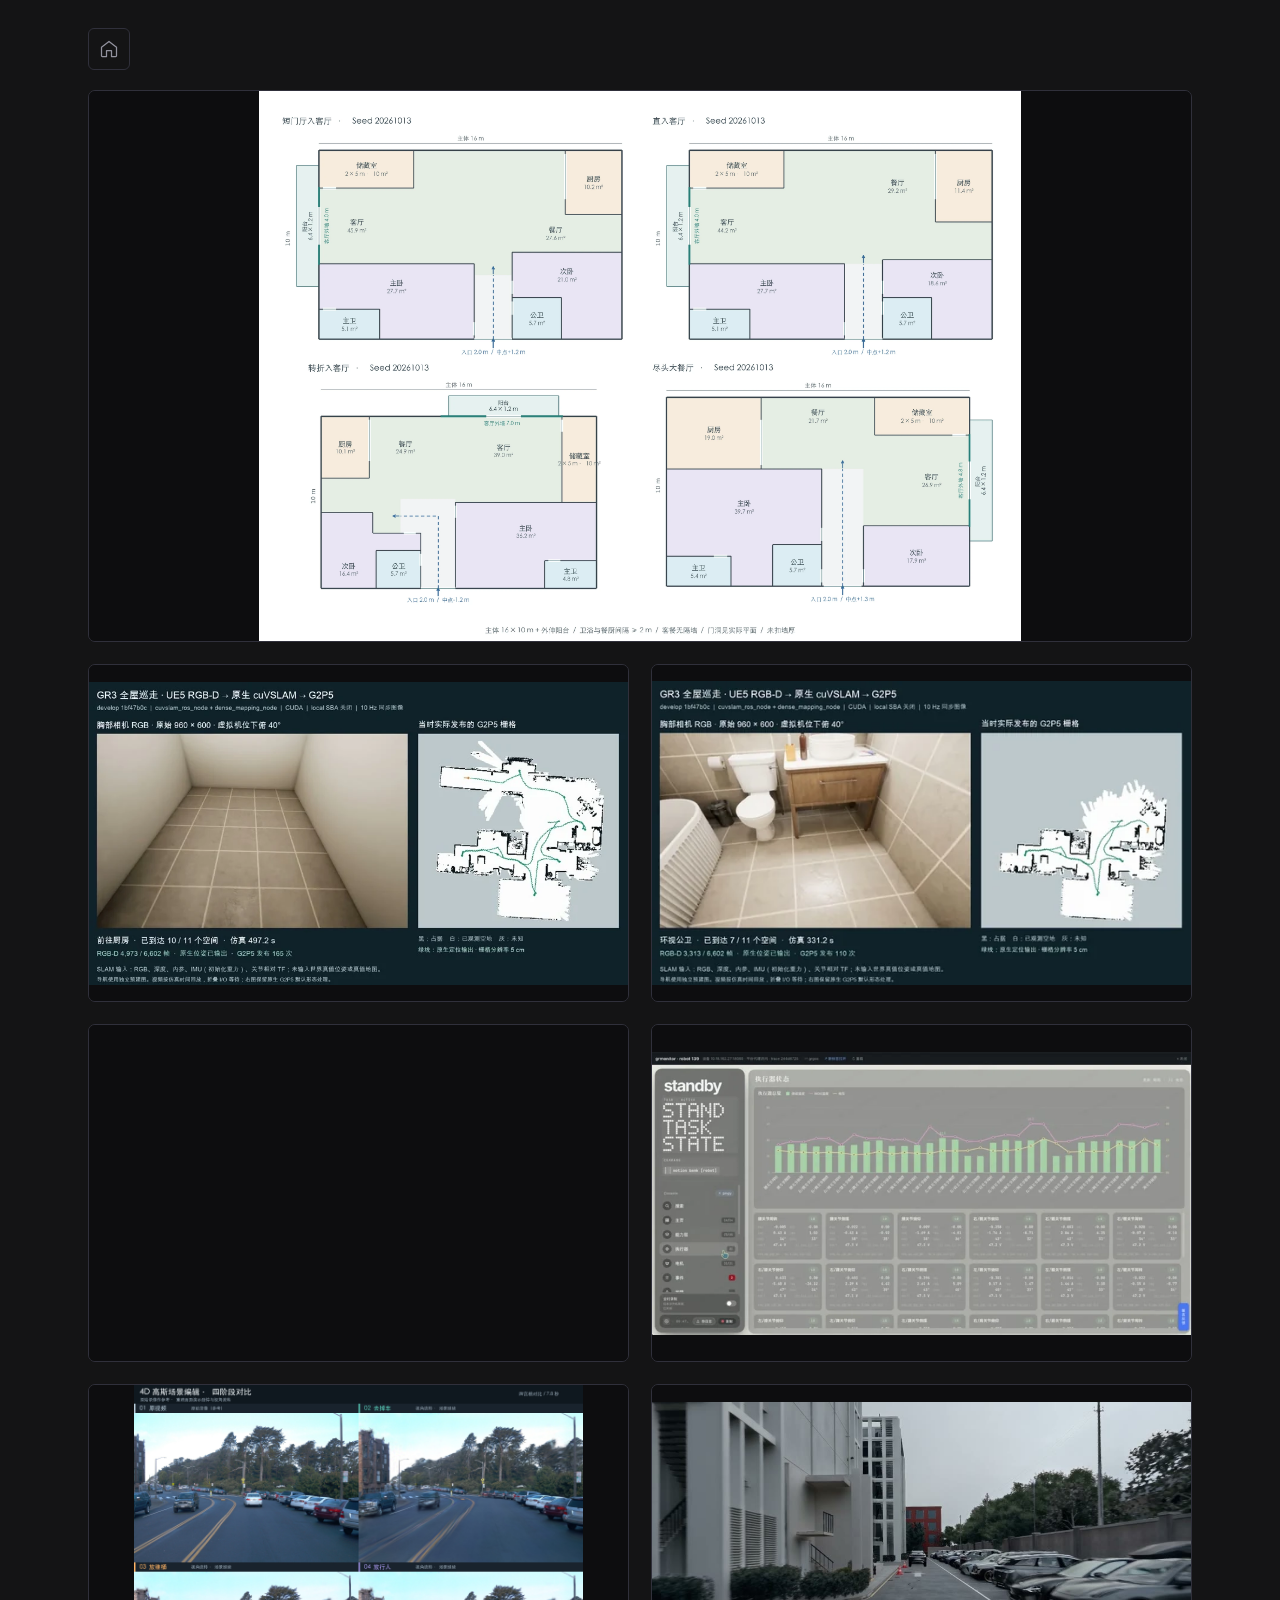
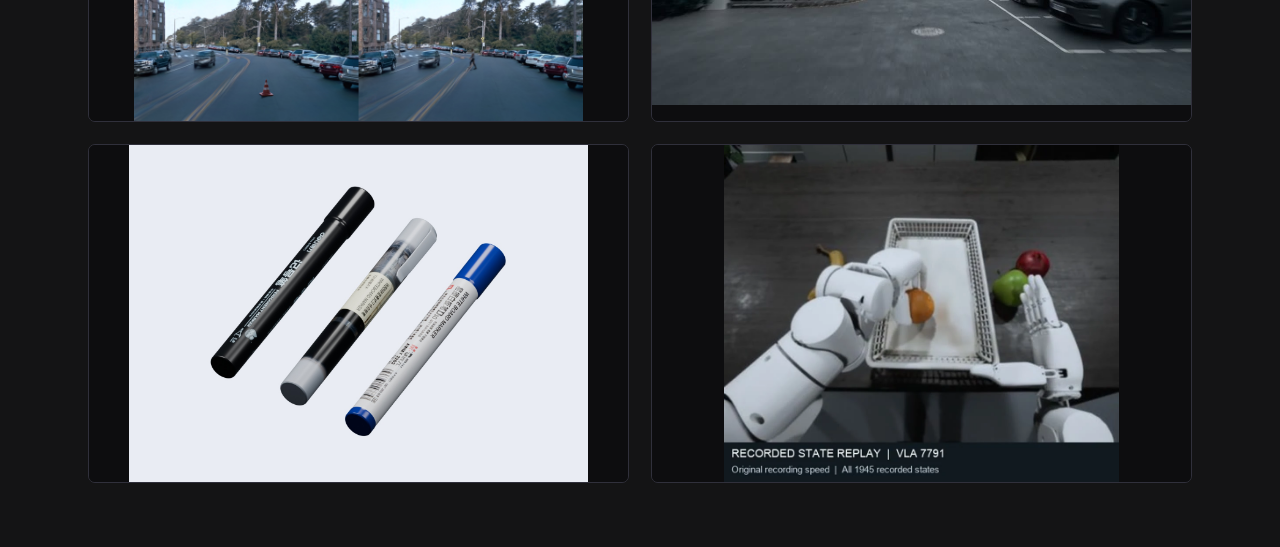
<file: details/index.html>
<!doctype html>
<html lang="zh-CN"><head><meta charset="utf-8"><meta name="viewport" content="width=device-width,initial-scale=1"><meta name="color-scheme" content="dark"><title>作品展示</title><link rel="icon" href="../favicon.svg" type="image/svg+xml"><link rel="stylesheet" href="theme.css?v=20261102-gallery"></head><body><nav class="navigation" aria-label="页面导航"><a href="../index.html" aria-label="返回主页"><svg viewBox="0 0 24 24" aria-hidden="true"><path d="m3 10 9-7 9 7v10a1 1 0 0 1-1 1h-5v-7H9v7H4a1 1 0 0 1-1-1z"/></svg></a></nav><main class="overview" aria-label="作品展示"><a class="tile" href="random-floorplan-guide.html" aria-label="户型布局展示"><img src="images/0f2ff657d6bf02a0dd.webp" alt="户型布局展示" loading="lazy" decoding="async"></a><a class="tile" href="random-floorplan-vslam-evaluation.html" aria-label="室内仿真展示"><img src="images/6a0e21f0aace23cac7.webp" alt="室内仿真展示" loading="lazy" decoding="async"></a><a class="tile" href="cuslam-solution.html" aria-label="视觉建图展示"><img src="images/c4734a1437871e0881.webp" alt="视觉建图展示" loading="lazy" decoding="async"></a><a class="tile" href="cuslam-evaluation.html" aria-label="评测界面展示"><video muted playsinline preload="metadata" aria-label="评测界面展示"><source src="media/evaluation-full-h264.mp4#t=3" type="video/mp4"></video></a><a class="tile" href="fourier-monitor-design.html" aria-label="监控界面展示"><img src="images/c415f8478ed1eb33dc.webp" alt="监控界面展示" loading="lazy" decoding="async"></a><a class="tile" href="4dgs-guide.html" aria-label="4D 高斯场景展示"><img src="images/a5cfc496442d3612f6.jpg" alt="4D 高斯场景展示" loading="lazy" decoding="async"></a><a class="tile" href="github-pages-4dgs.html" aria-label="仿真视频展示"><img src="images/ef4f08b6c56ff8d304.jpg" alt="仿真视频展示" loading="lazy" decoding="async"></a><a class="tile" href="3dgs-pen-ue5-workflow.html" aria-label="三维资产展示"><img src="images/e70330a11946e4db0e.jpg" alt="三维资产展示" loading="lazy" decoding="async"></a><a class="tile" href="simulation-demo.html" aria-label="机器人仿真展示"><img src="images/e18c423930972a8c3f.webp" alt="机器人仿真展示" loading="lazy" decoding="async"></a></main></body></html>
</file>
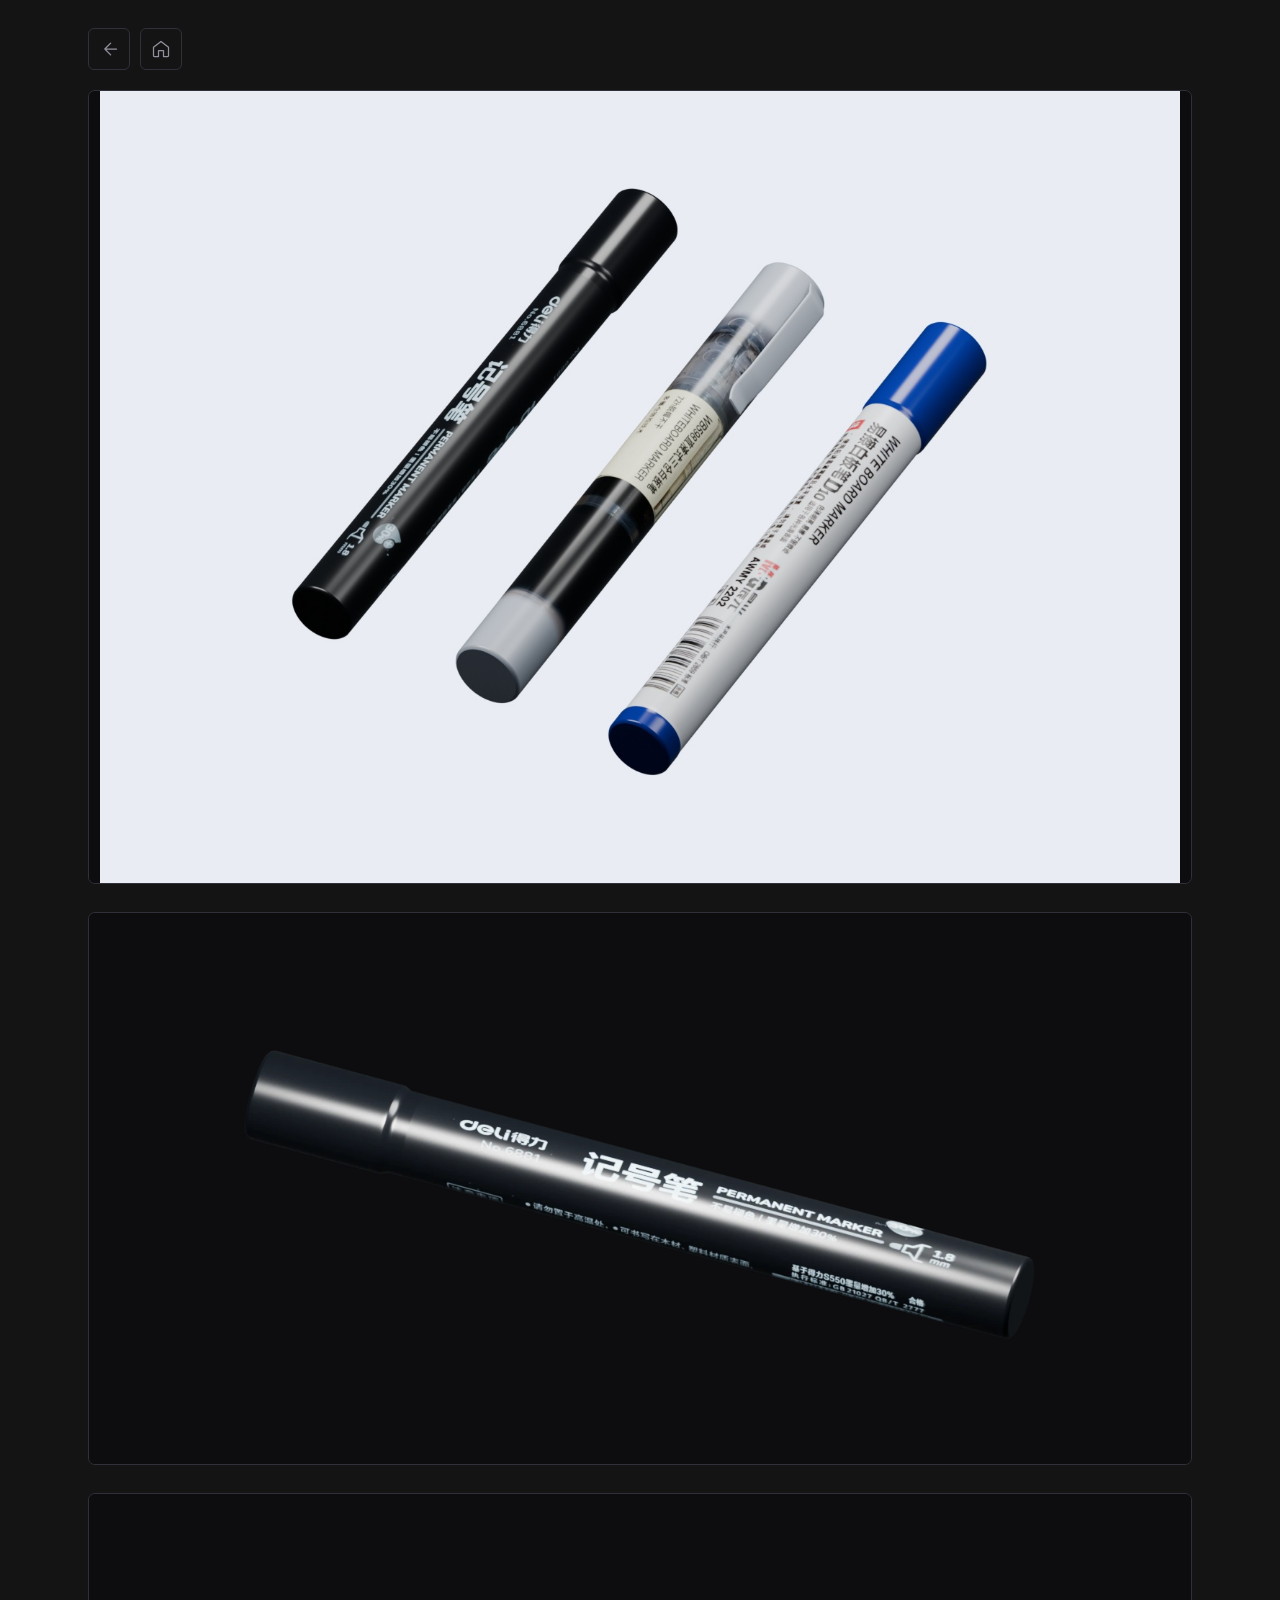
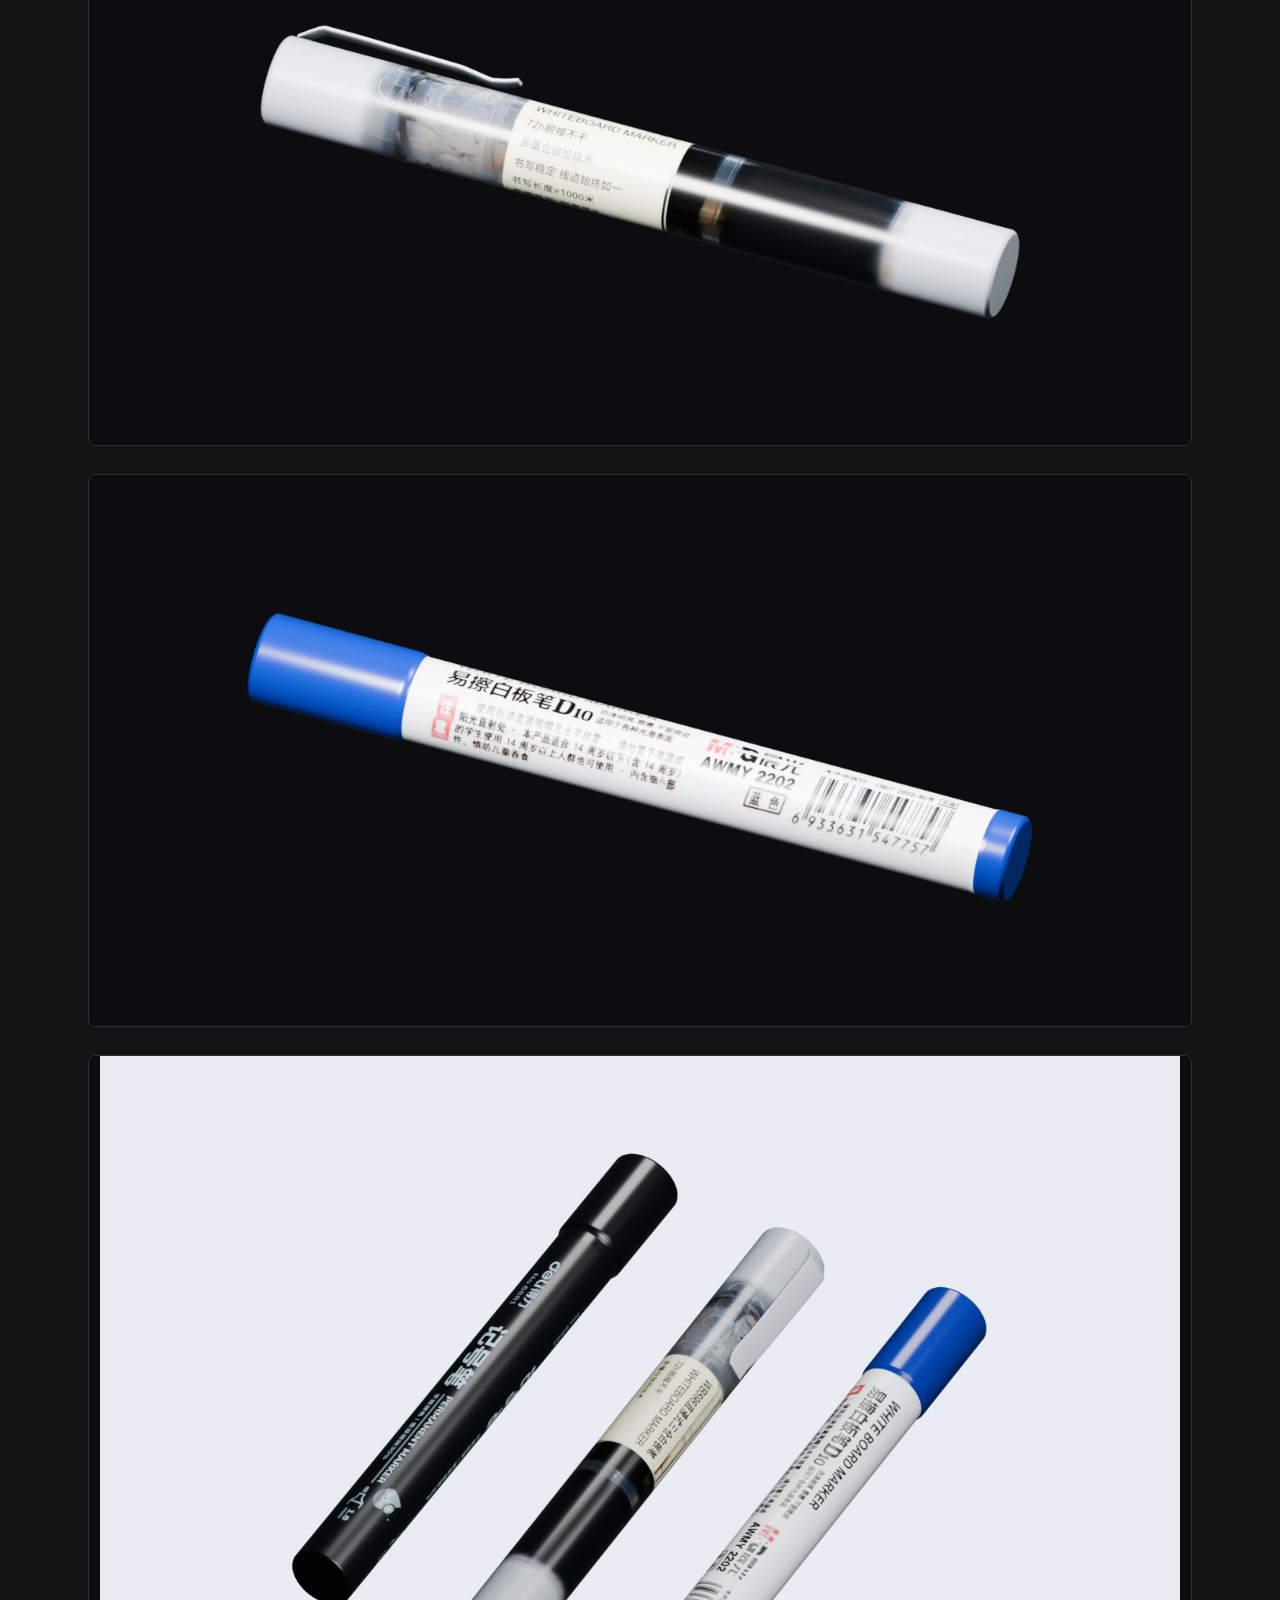
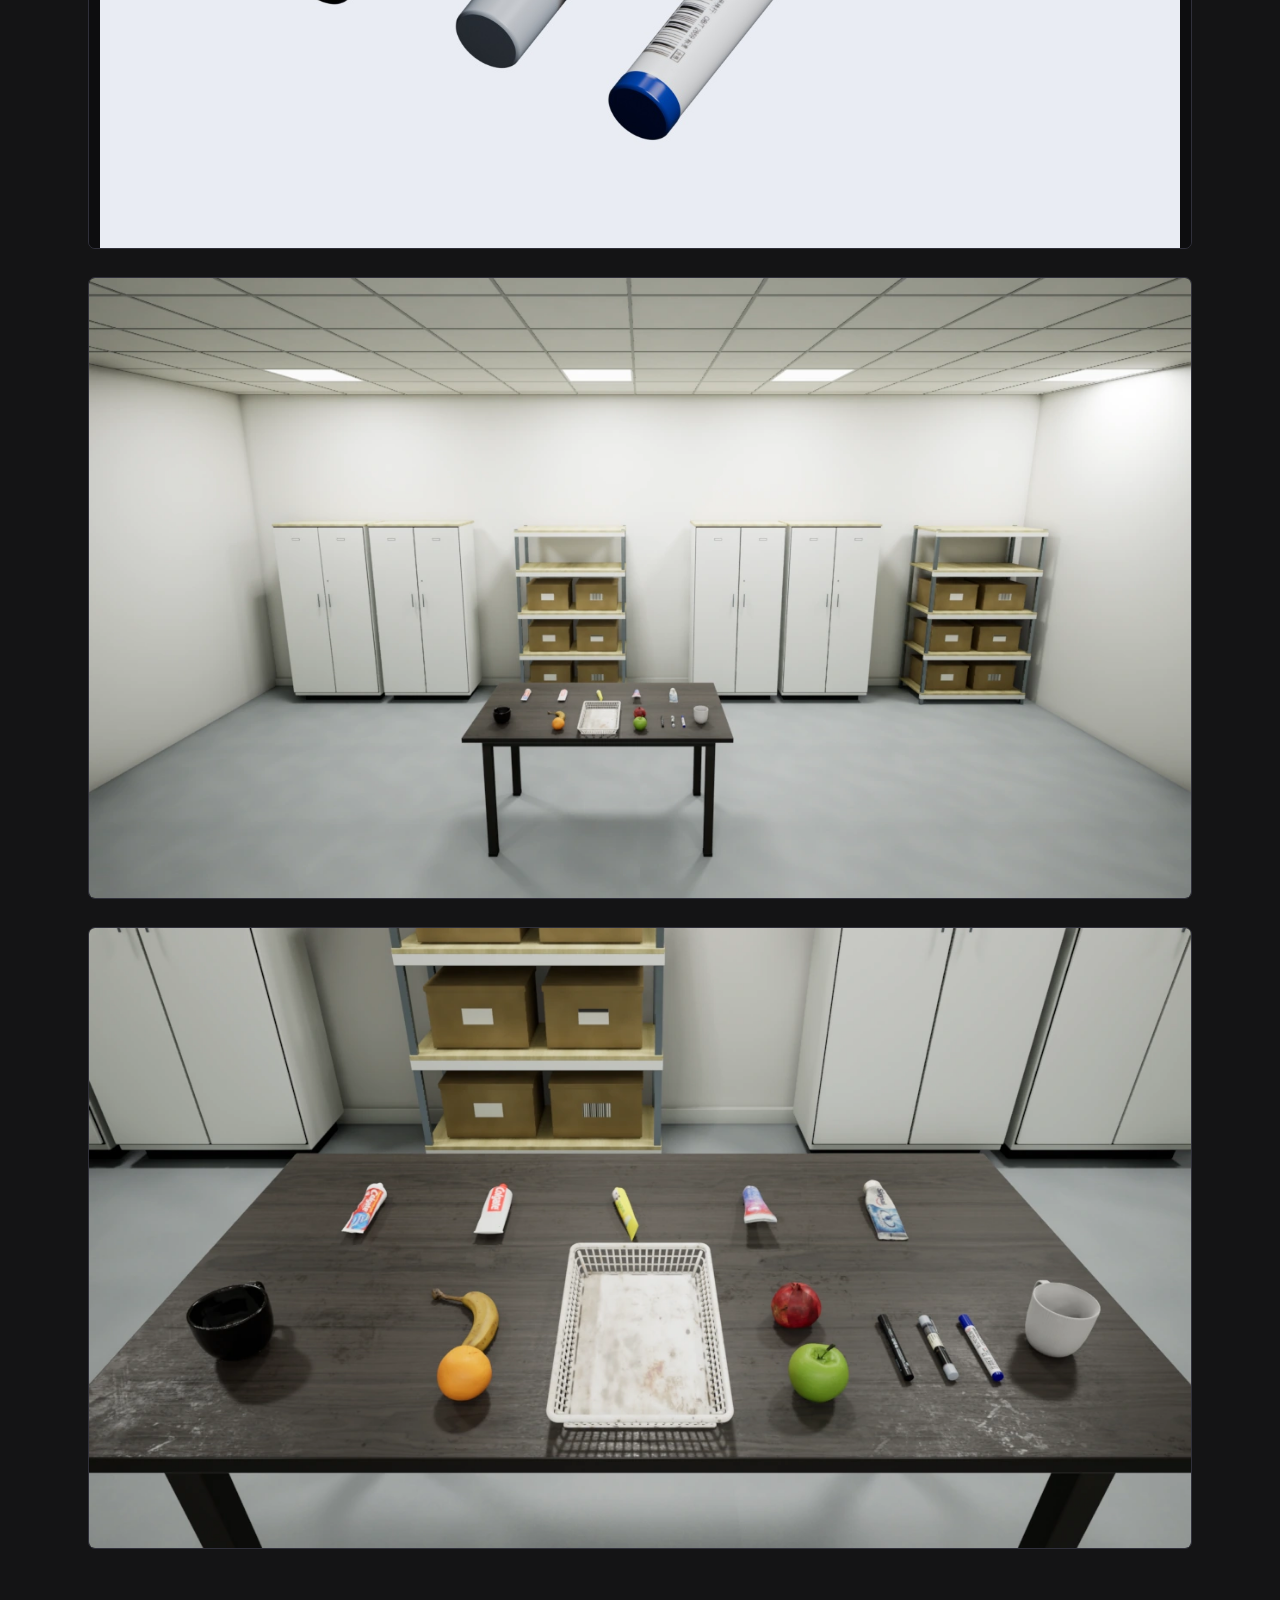
<file: details/3dgs-pen-ue5-workflow.html>
<!doctype html>
<html lang="zh-CN"><head><meta charset="utf-8"><meta name="viewport" content="width=device-width,initial-scale=1"><meta name="color-scheme" content="dark"><title>三维资产展示</title><link rel="icon" href="../favicon.svg" type="image/svg+xml"><link rel="stylesheet" href="theme.css?v=20261102-gallery"></head><body><nav class="navigation" aria-label="页面导航"><a href="index.html" aria-label="返回作品总览"><svg viewBox="0 0 24 24" aria-hidden="true"><path d="m14 5-7 7 7 7M7 12h14"/></svg></a><a href="../index.html" aria-label="返回主页"><svg viewBox="0 0 24 24" aria-hidden="true"><path d="m3 10 9-7 9 7v10a1 1 0 0 1-1 1h-5v-7H9v7H4a1 1 0 0 1-1-1z"/></svg></a></nav><main class="gallery" aria-label="三维资产展示"><figure><a href="images/e70330a11946e4db0e.jpg" target="_blank" rel="noopener" aria-label="查看原图：三支笔渲染"><img src="images/e70330a11946e4db0e.jpg" alt="三支笔渲染" loading="lazy" decoding="async"></a></figure><figure><a href="images/e6a0b747ab888a89c7.webp" target="_blank" rel="noopener" aria-label="查看原图：黑色笔模型"><img src="images/e6a0b747ab888a89c7.webp" alt="黑色笔模型" loading="lazy" decoding="async"></a></figure><figure><a href="images/3c1269e99e2a4aa5fa.webp" target="_blank" rel="noopener" aria-label="查看原图：白色笔模型"><img src="images/3c1269e99e2a4aa5fa.webp" alt="白色笔模型" loading="lazy" decoding="async"></a></figure><figure><a href="images/ab4f51d8f625c745bb.webp" target="_blank" rel="noopener" aria-label="查看原图：蓝色笔模型"><img src="images/ab4f51d8f625c745bb.webp" alt="蓝色笔模型" loading="lazy" decoding="async"></a></figure><figure><a href="images/9edd0e87b7aca661d8.jpg" target="_blank" rel="noopener" aria-label="查看原图：三支笔另一灯光视角"><img src="images/9edd0e87b7aca661d8.jpg" alt="三支笔另一灯光视角" loading="lazy" decoding="async"></a></figure><figure><a href="images/e6f9d652bec8b651e6.webp" target="_blank" rel="noopener" aria-label="查看原图：三维场景总览"><img src="images/e6f9d652bec8b651e6.webp" alt="三维场景总览" loading="lazy" decoding="async"></a></figure><figure><a href="images/16c1b80fd5d310279d.webp" target="_blank" rel="noopener" aria-label="查看原图：三维场景桌面资产"><img src="images/16c1b80fd5d310279d.webp" alt="三维场景桌面资产" loading="lazy" decoding="async"></a></figure></main></body></html>
</file>
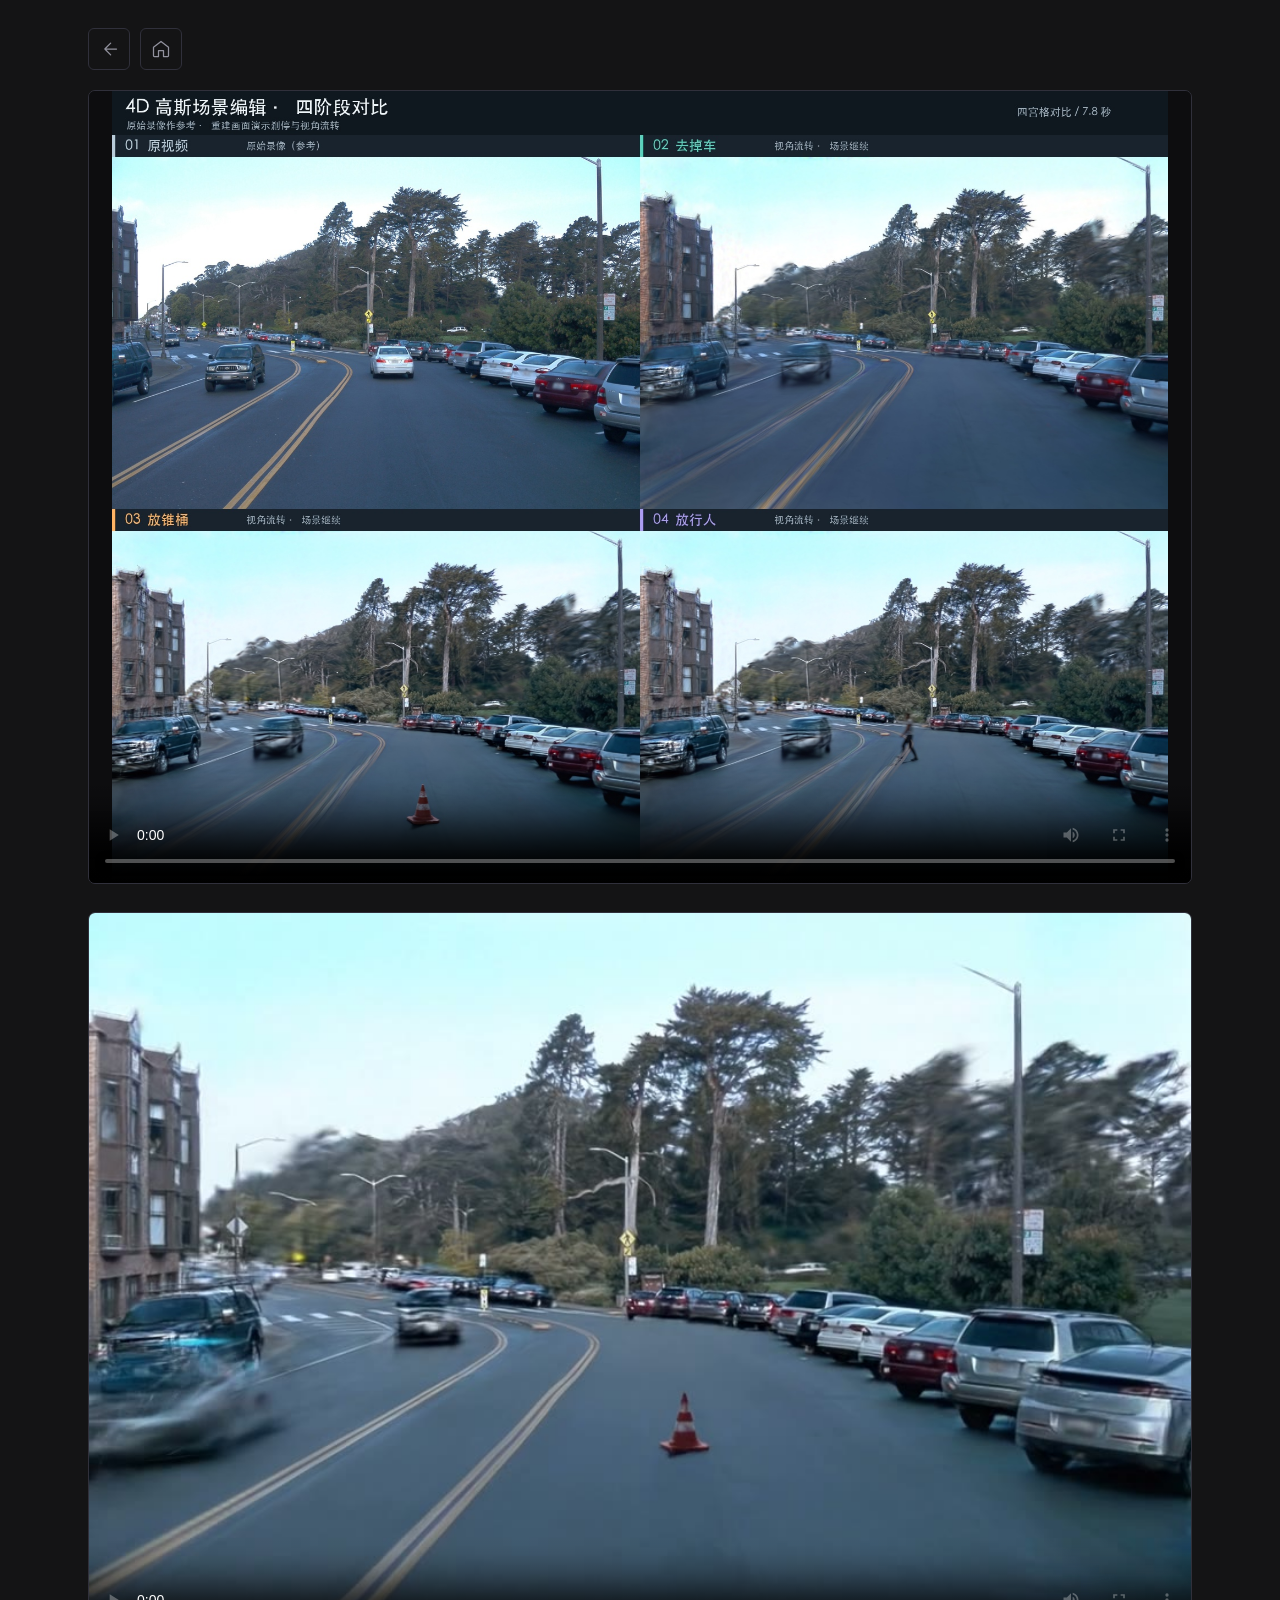
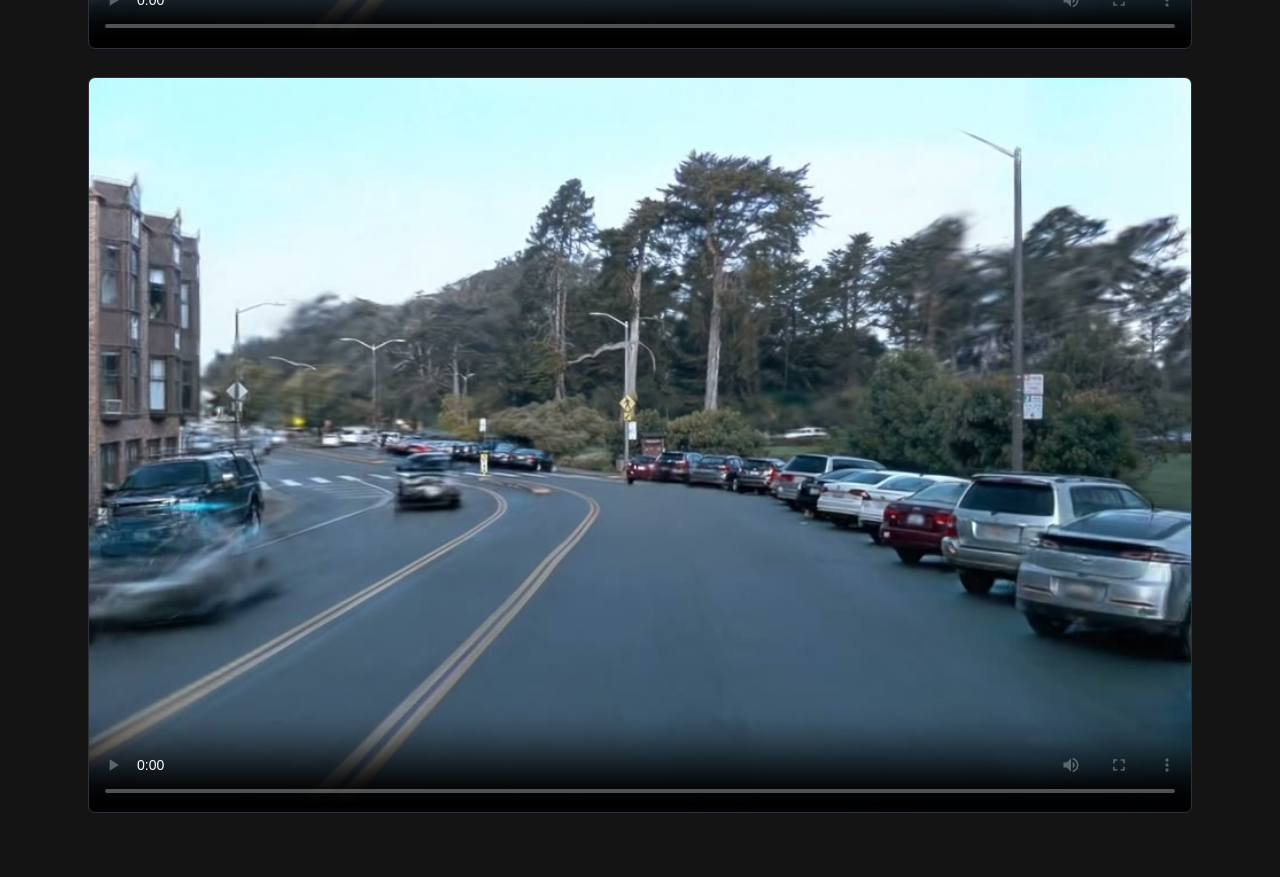
<file: details/4dgs-guide.html>
<!doctype html>
<html lang="zh-CN"><head><meta charset="utf-8"><meta name="viewport" content="width=device-width,initial-scale=1"><meta name="color-scheme" content="dark"><title>4D 高斯场景展示</title><link rel="icon" href="../favicon.svg" type="image/svg+xml"><link rel="stylesheet" href="theme.css?v=20261102-gallery"></head><body><nav class="navigation" aria-label="页面导航"><a href="index.html" aria-label="返回作品总览"><svg viewBox="0 0 24 24" aria-hidden="true"><path d="m14 5-7 7 7 7M7 12h14"/></svg></a><a href="../index.html" aria-label="返回主页"><svg viewBox="0 0 24 24" aria-hidden="true"><path d="m3 10 9-7 9 7v10a1 1 0 0 1-1 1h-5v-7H9v7H4a1 1 0 0 1-1-1z"/></svg></a></nav><main class="gallery" aria-label="4D 高斯场景展示"><figure><video controls playsinline preload="metadata" poster="images/a5cfc496442d3612f6.jpg" aria-label="4D 高斯场景对比"><source src="media/4dgs-four-stage-grid.mp4" type="video/mp4"></video></figure><figure><video controls playsinline preload="metadata" poster="images/e017bc4163eebeb0c5.jpg" aria-label="锥桶场景"><source src="media/cone-brake-live.mp4" type="video/mp4"></video></figure><figure><video controls playsinline preload="metadata" poster="images/7571d15408d8f6410f.jpg" aria-label="行人场景"><source src="media/pedestrian-brake-live.mp4" type="video/mp4"></video></figure></main></body></html>
</file>
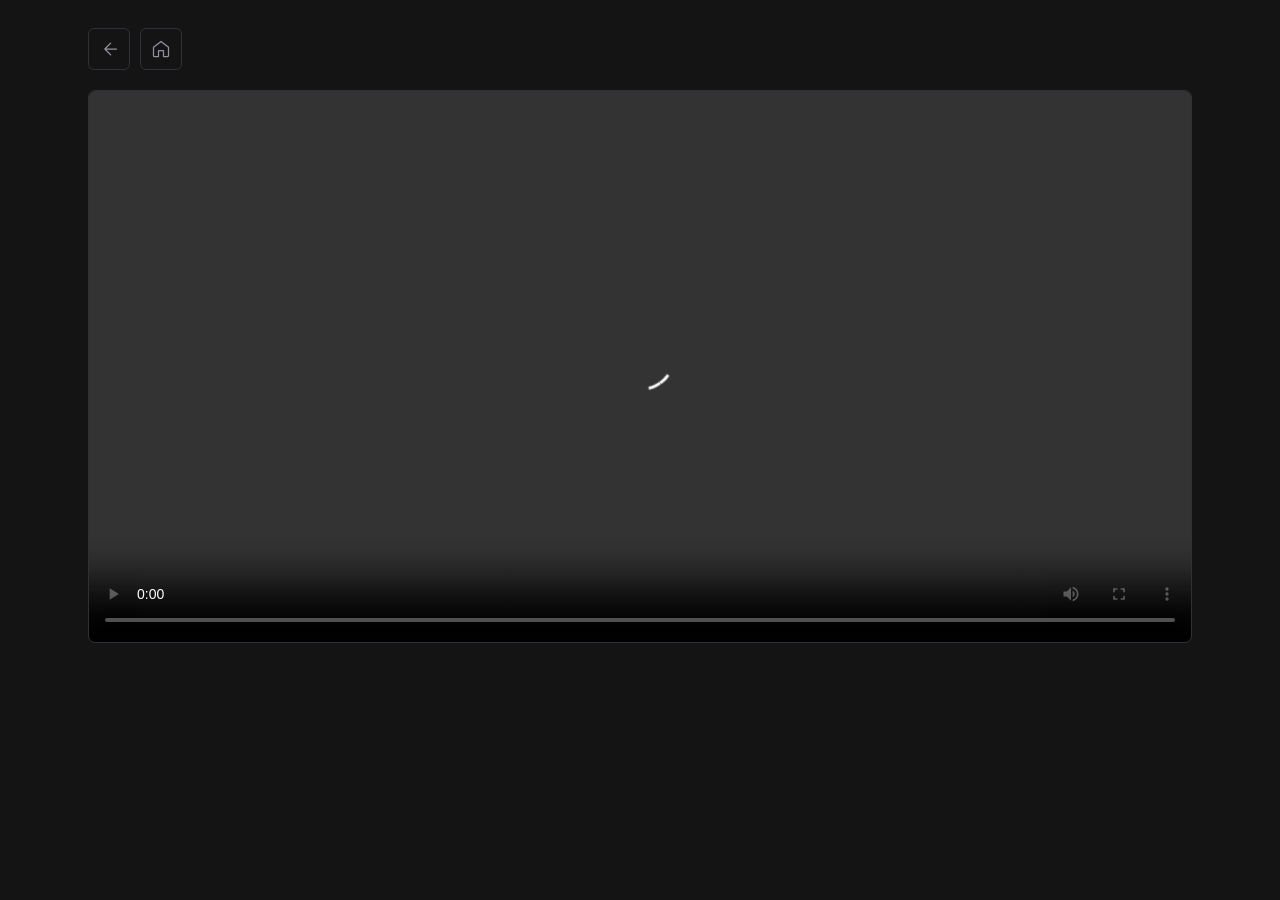
<file: details/cuslam-evaluation.html>
<!doctype html>
<html lang="zh-CN"><head><meta charset="utf-8"><meta name="viewport" content="width=device-width,initial-scale=1"><meta name="color-scheme" content="dark"><title>评测界面展示</title><link rel="icon" href="../favicon.svg" type="image/svg+xml"><link rel="stylesheet" href="theme.css?v=20261102-gallery"></head><body><nav class="navigation" aria-label="页面导航"><a href="index.html" aria-label="返回作品总览"><svg viewBox="0 0 24 24" aria-hidden="true"><path d="m14 5-7 7 7 7M7 12h14"/></svg></a><a href="../index.html" aria-label="返回主页"><svg viewBox="0 0 24 24" aria-hidden="true"><path d="m3 10 9-7 9 7v10a1 1 0 0 1-1 1h-5v-7H9v7H4a1 1 0 0 1-1-1z"/></svg></a></nav><main class="gallery" aria-label="评测界面展示"><figure><video controls playsinline preload="metadata" aria-label="评测界面完整录屏"><source src="media/evaluation-full-h264.mp4" type="video/mp4"></video></figure></main></body></html>
</file>
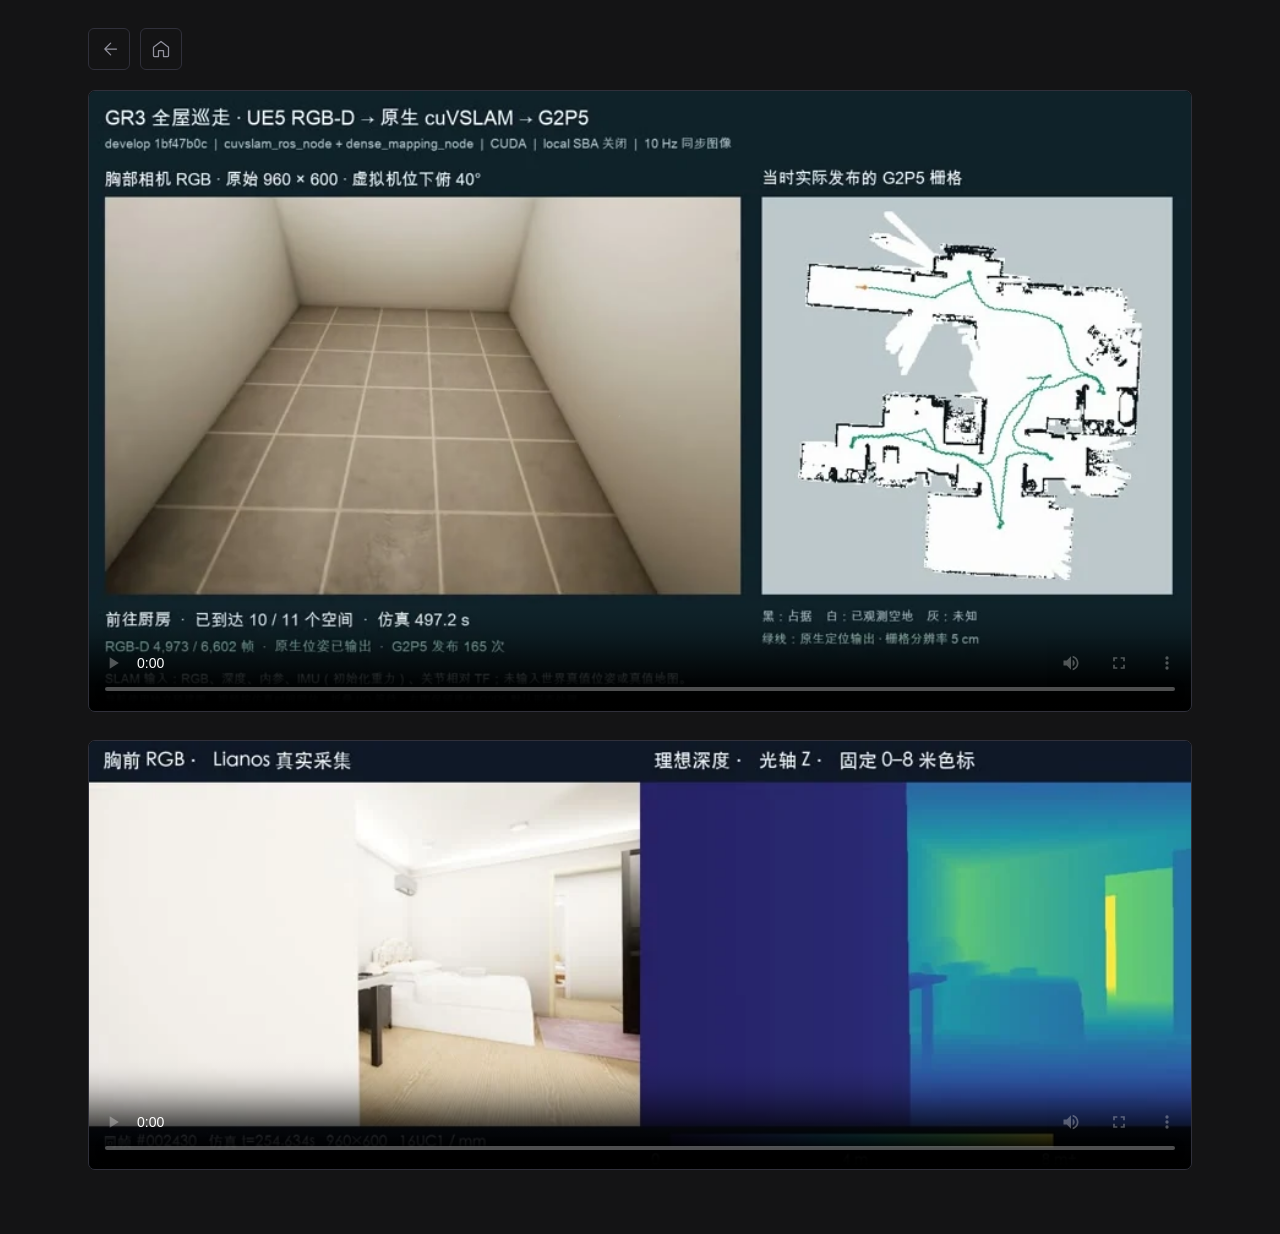
<file: details/cuslam-solution.html>
<!doctype html>
<html lang="zh-CN"><head><meta charset="utf-8"><meta name="viewport" content="width=device-width,initial-scale=1"><meta name="color-scheme" content="dark"><title>视觉建图展示</title><link rel="icon" href="../favicon.svg" type="image/svg+xml"><link rel="stylesheet" href="theme.css?v=20261102-gallery"></head><body><nav class="navigation" aria-label="页面导航"><a href="index.html" aria-label="返回作品总览"><svg viewBox="0 0 24 24" aria-hidden="true"><path d="m14 5-7 7 7 7M7 12h14"/></svg></a><a href="../index.html" aria-label="返回主页"><svg viewBox="0 0 24 24" aria-hidden="true"><path d="m3 10 9-7 9 7v10a1 1 0 0 1-1 1h-5v-7H9v7H4a1 1 0 0 1-1-1z"/></svg></a></nav><main class="gallery" aria-label="视觉建图展示"><figure><video controls playsinline preload="metadata" poster="images/6a0e21f0aace23cac7.webp" aria-label="室内巡走与建图"><source src="media/gr3-whole-apartment-rgbd-g2p5-4x.mp4" type="video/mp4"></video></figure><figure><video controls playsinline preload="metadata" poster="images/7d6a1dc8abb1f8fe8a.webp" aria-label="RGB 与深度画面"><source src="media/depth-rgb-comparison.mp4" type="video/mp4"></video></figure></main></body></html>
</file>
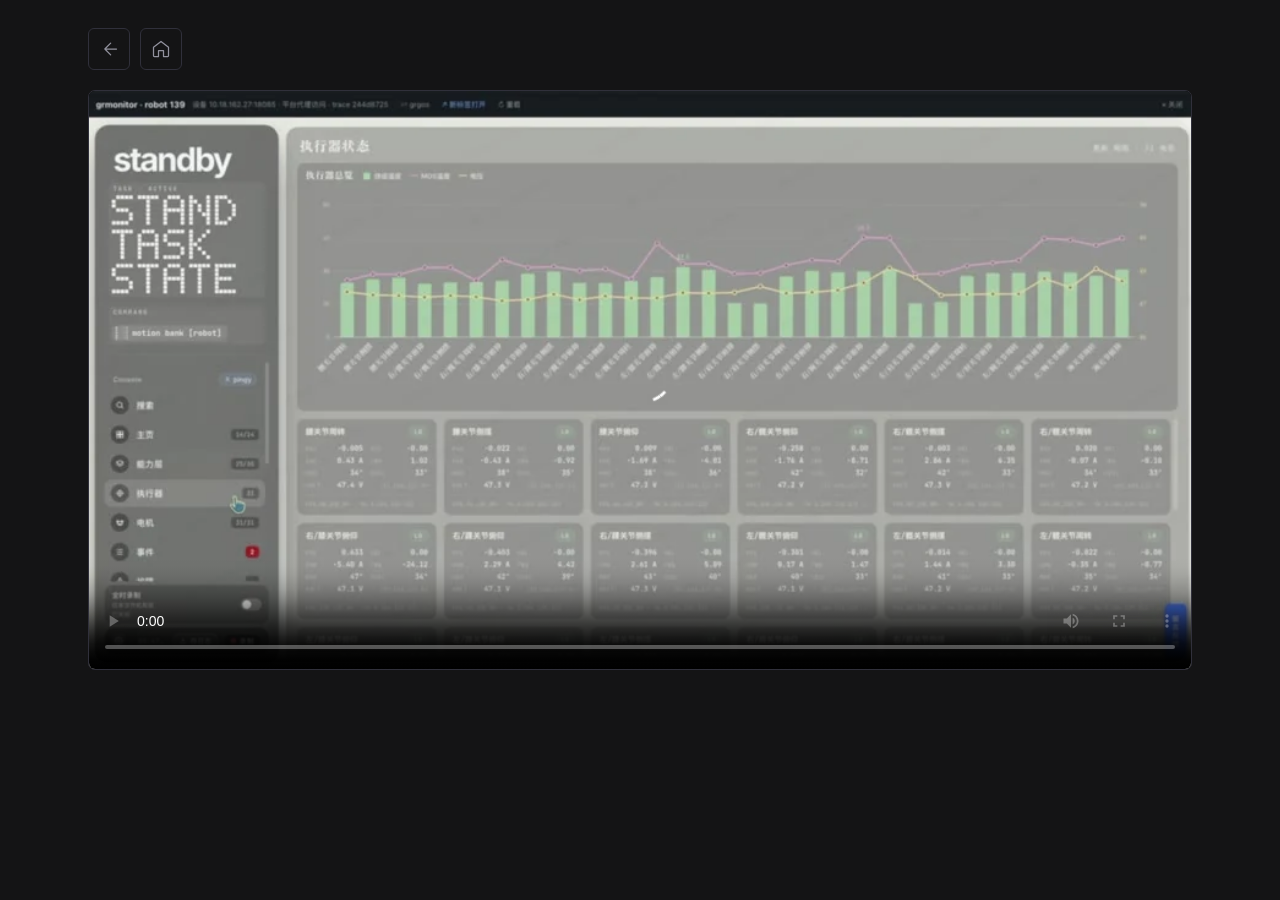
<file: details/fourier-monitor-design.html>
<!doctype html>
<html lang="zh-CN"><head><meta charset="utf-8"><meta name="viewport" content="width=device-width,initial-scale=1"><meta name="color-scheme" content="dark"><title>监控界面展示</title><link rel="icon" href="../favicon.svg" type="image/svg+xml"><link rel="stylesheet" href="theme.css?v=20261102-gallery"></head><body><nav class="navigation" aria-label="页面导航"><a href="index.html" aria-label="返回作品总览"><svg viewBox="0 0 24 24" aria-hidden="true"><path d="m14 5-7 7 7 7M7 12h14"/></svg></a><a href="../index.html" aria-label="返回主页"><svg viewBox="0 0 24 24" aria-hidden="true"><path d="m3 10 9-7 9 7v10a1 1 0 0 1-1 1h-5v-7H9v7H4a1 1 0 0 1-1-1z"/></svg></a></nav><main class="gallery" aria-label="监控界面展示"><figure><video controls playsinline preload="metadata" poster="images/c415f8478ed1eb33dc.webp" aria-label="监控界面录屏"><source src="media/monitor-demo-h264.mp4" type="video/mp4"></video></figure></main></body></html>
</file>
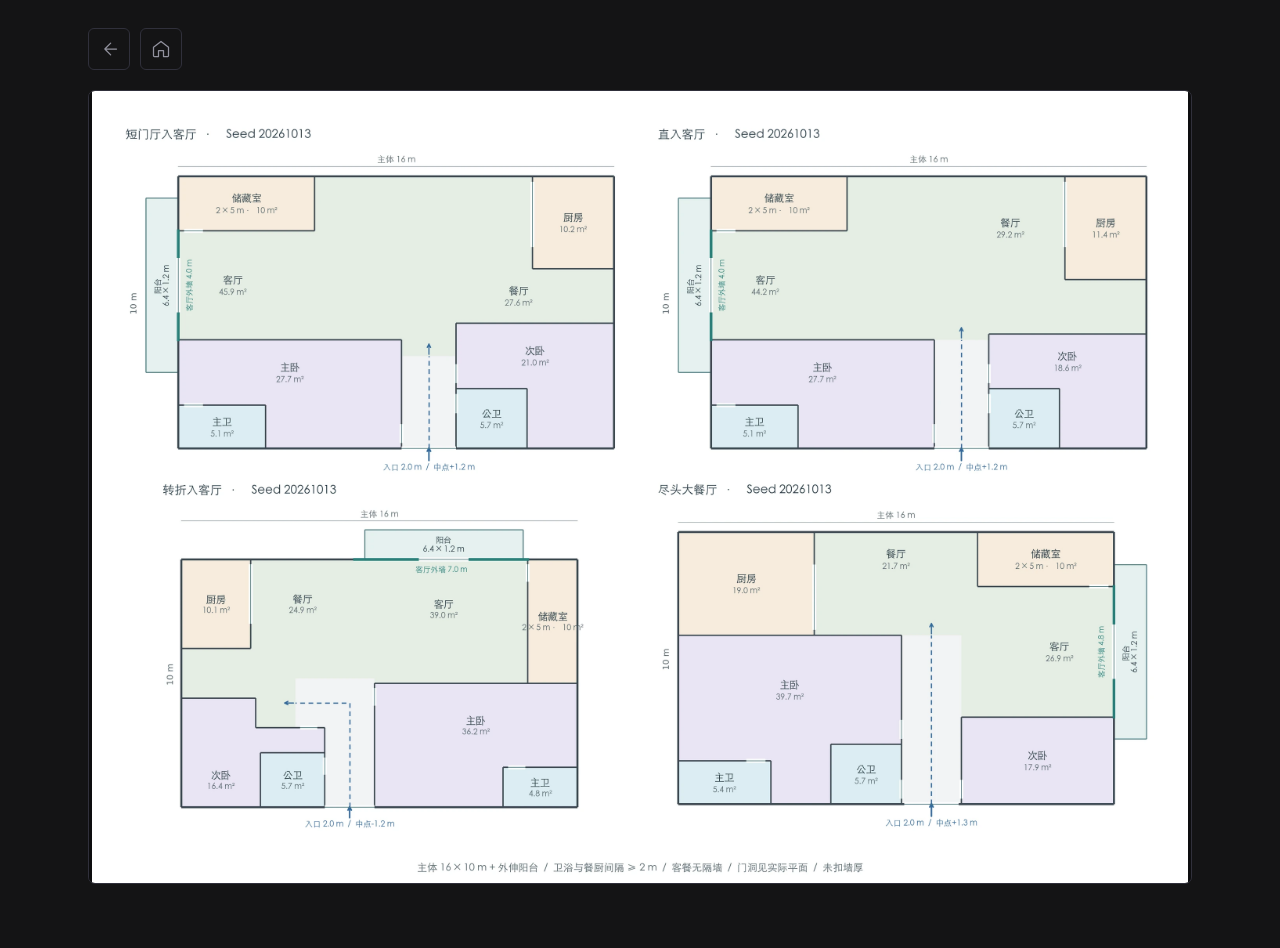
<file: details/random-floorplan-guide.html>
<!doctype html>
<html lang="zh-CN"><head><meta charset="utf-8"><meta name="viewport" content="width=device-width,initial-scale=1"><meta name="color-scheme" content="dark"><title>户型布局展示</title><link rel="icon" href="../favicon.svg" type="image/svg+xml"><link rel="stylesheet" href="theme.css?v=20261102-gallery"></head><body><nav class="navigation" aria-label="页面导航"><a href="index.html" aria-label="返回作品总览"><svg viewBox="0 0 24 24" aria-hidden="true"><path d="m14 5-7 7 7 7M7 12h14"/></svg></a><a href="../index.html" aria-label="返回主页"><svg viewBox="0 0 24 24" aria-hidden="true"><path d="m3 10 9-7 9 7v10a1 1 0 0 1-1 1h-5v-7H9v7H4a1 1 0 0 1-1-1z"/></svg></a></nav><main class="gallery" aria-label="户型布局展示"><figure><a href="images/0f2ff657d6bf02a0dd.webp" target="_blank" rel="noopener" aria-label="查看原图：户型布局"><img src="images/0f2ff657d6bf02a0dd.webp" alt="户型布局" loading="lazy" decoding="async"></a></figure></main></body></html>
</file>
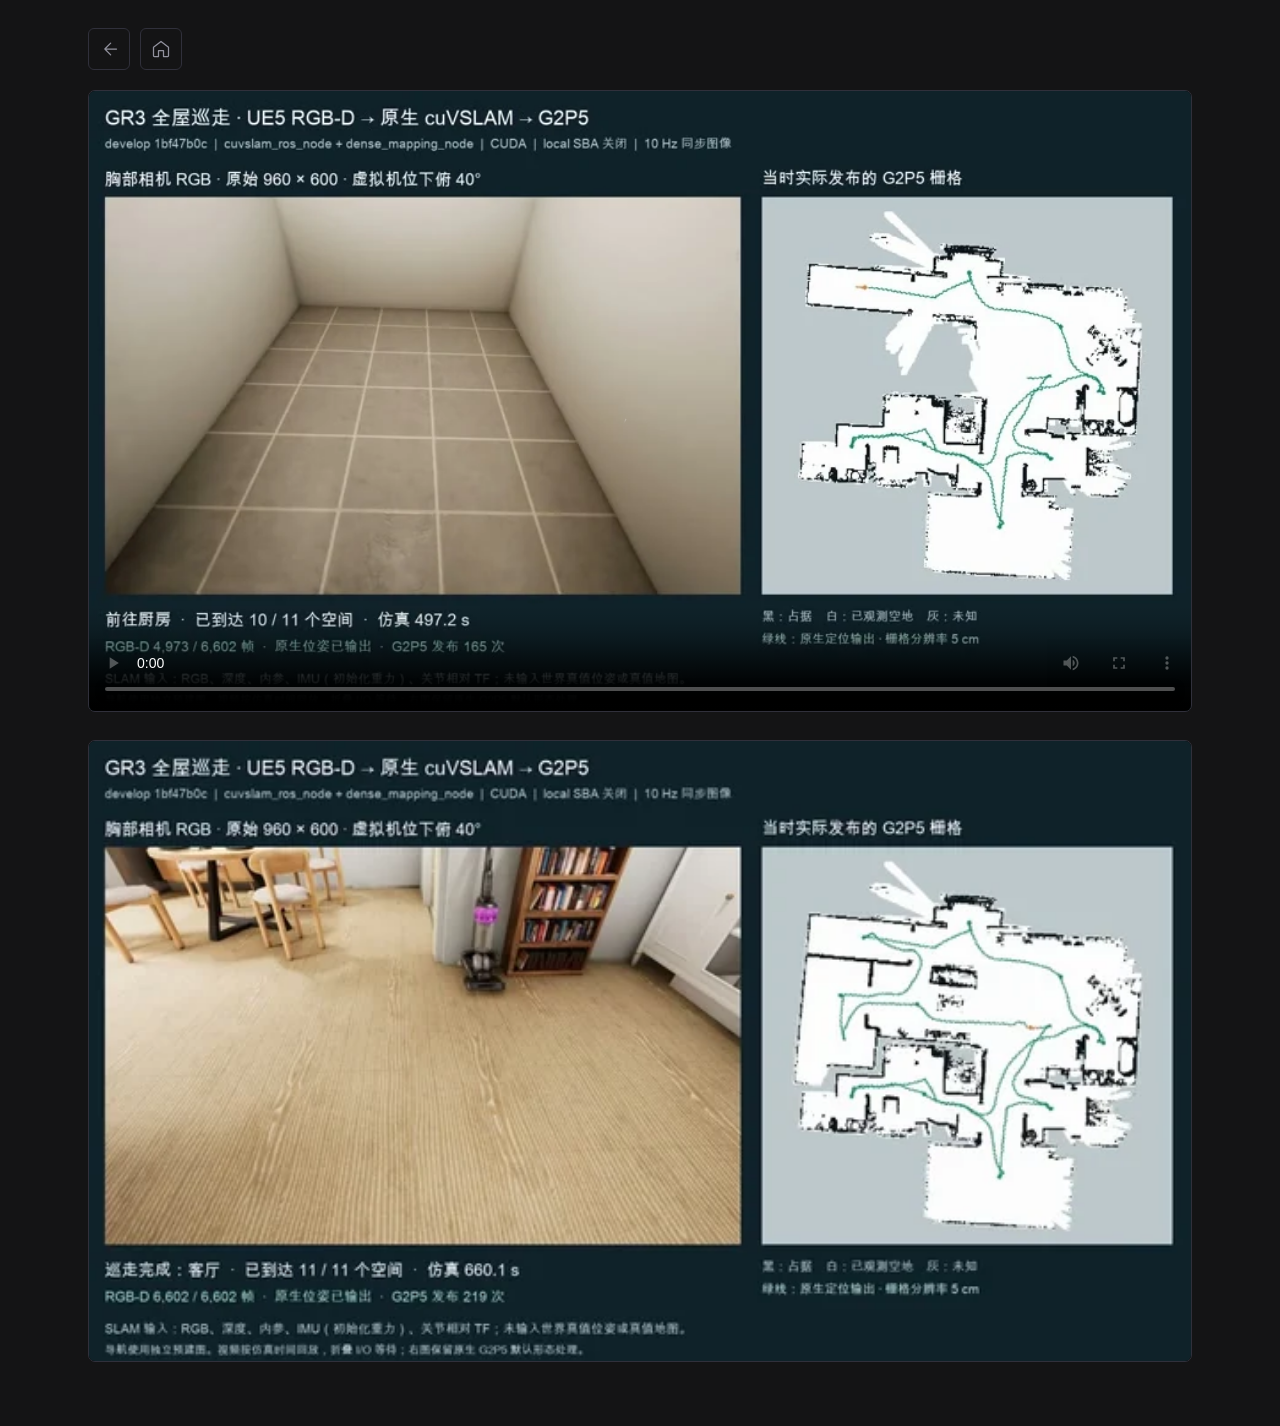
<file: details/random-floorplan-vslam-evaluation.html>
<!doctype html>
<html lang="zh-CN"><head><meta charset="utf-8"><meta name="viewport" content="width=device-width,initial-scale=1"><meta name="color-scheme" content="dark"><title>室内仿真展示</title><link rel="icon" href="../favicon.svg" type="image/svg+xml"><link rel="stylesheet" href="theme.css?v=20261102-gallery"></head><body><nav class="navigation" aria-label="页面导航"><a href="index.html" aria-label="返回作品总览"><svg viewBox="0 0 24 24" aria-hidden="true"><path d="m14 5-7 7 7 7M7 12h14"/></svg></a><a href="../index.html" aria-label="返回主页"><svg viewBox="0 0 24 24" aria-hidden="true"><path d="m3 10 9-7 9 7v10a1 1 0 0 1-1 1h-5v-7H9v7H4a1 1 0 0 1-1-1z"/></svg></a></nav><main class="gallery" aria-label="室内仿真展示"><figure><video controls playsinline preload="metadata" poster="images/6a0e21f0aace23cac7.webp" aria-label="室内巡走与建图"><source src="media/gr3-whole-apartment-rgbd-g2p5-4x.mp4" type="video/mp4"></video></figure><figure><a href="images/99c47031374fb2e4a5.webp" target="_blank" rel="noopener" aria-label="查看原图：室内建图画面"><img src="images/99c47031374fb2e4a5.webp" alt="室内建图画面" loading="lazy" decoding="async"></a></figure></main></body></html>
</file>
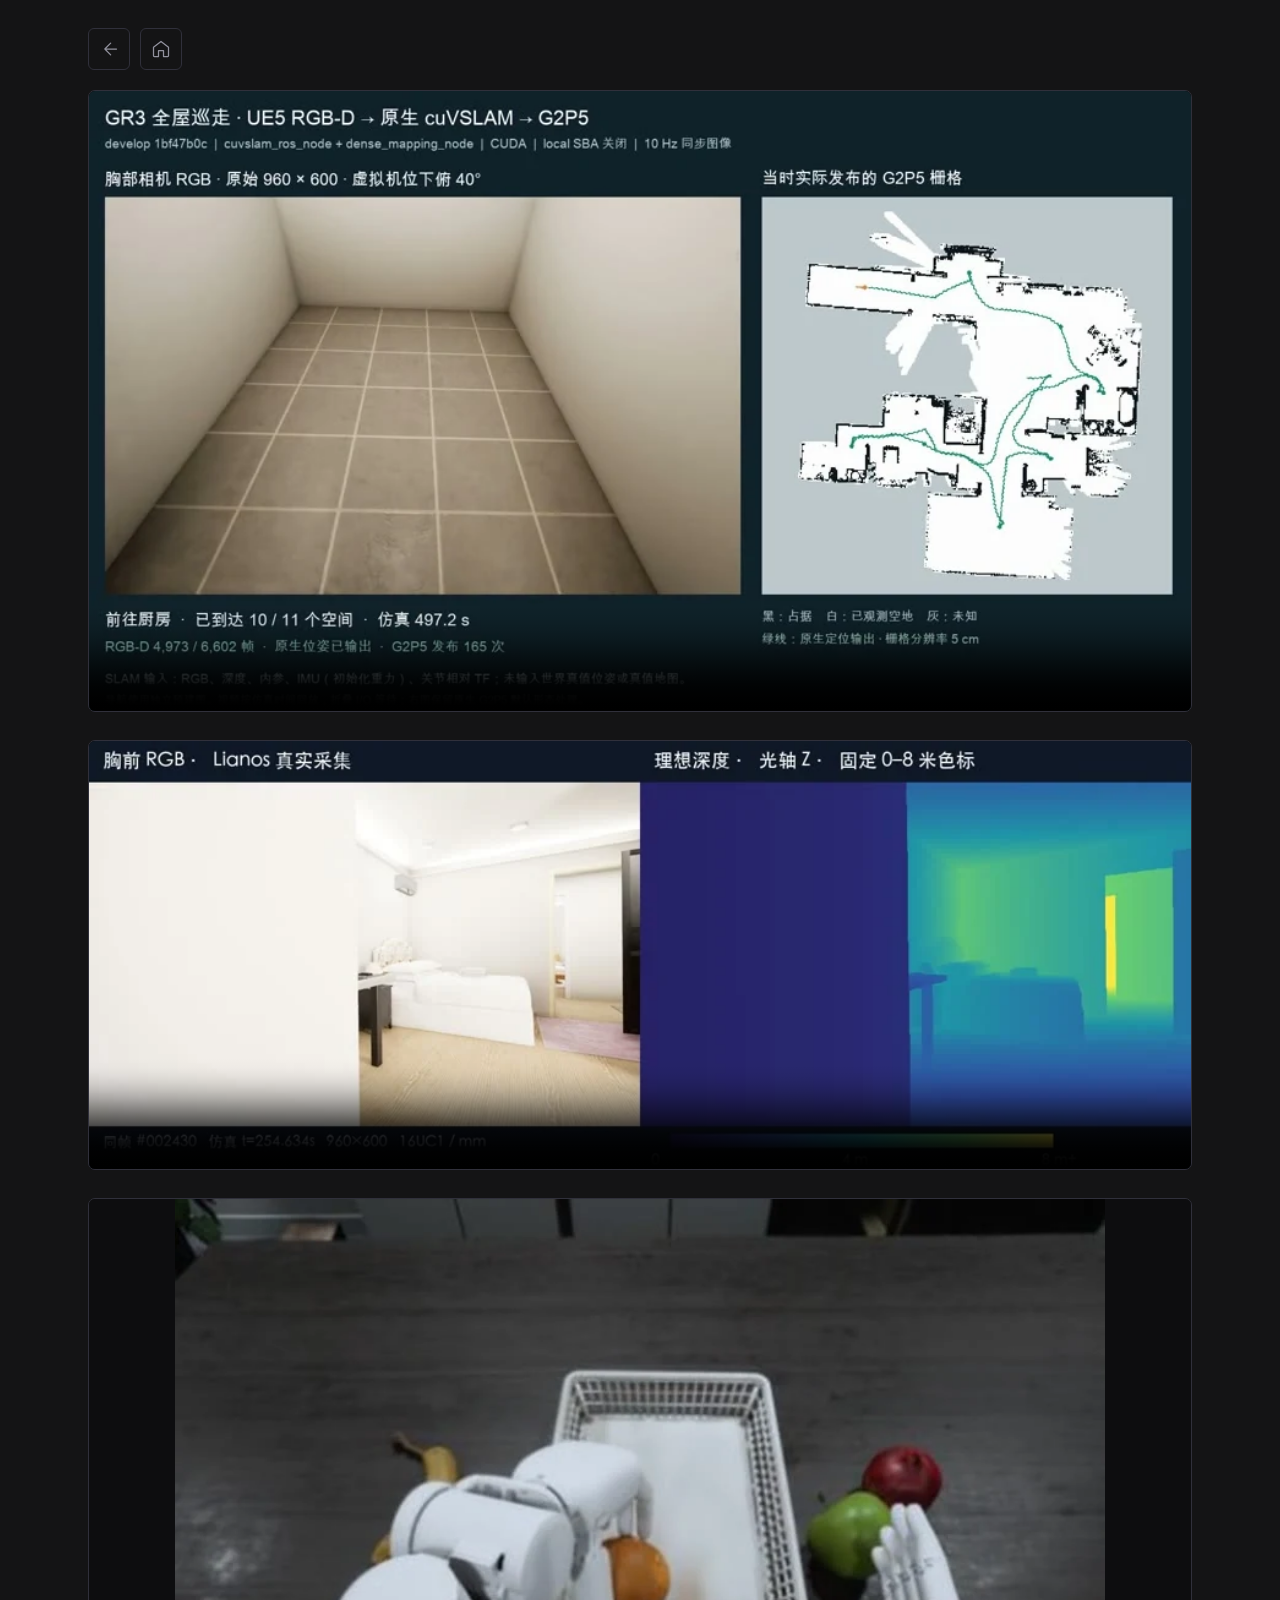
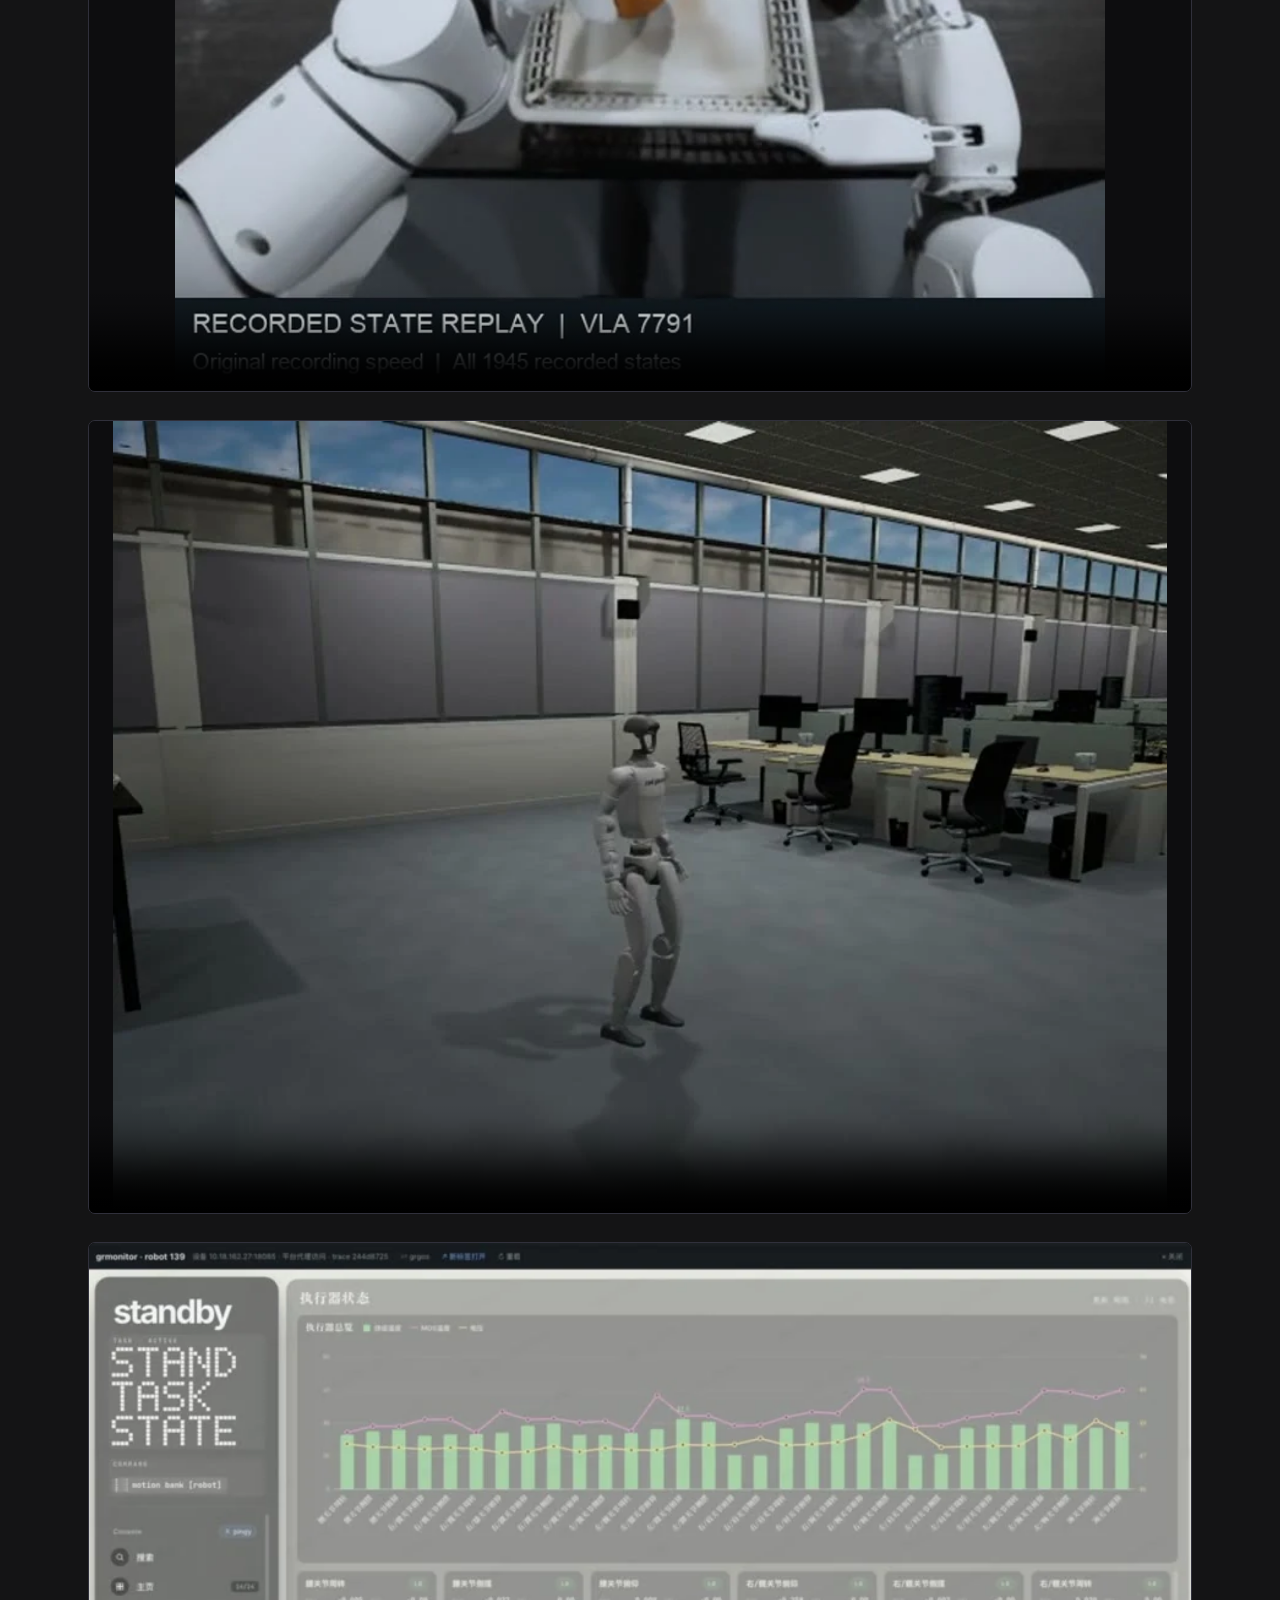
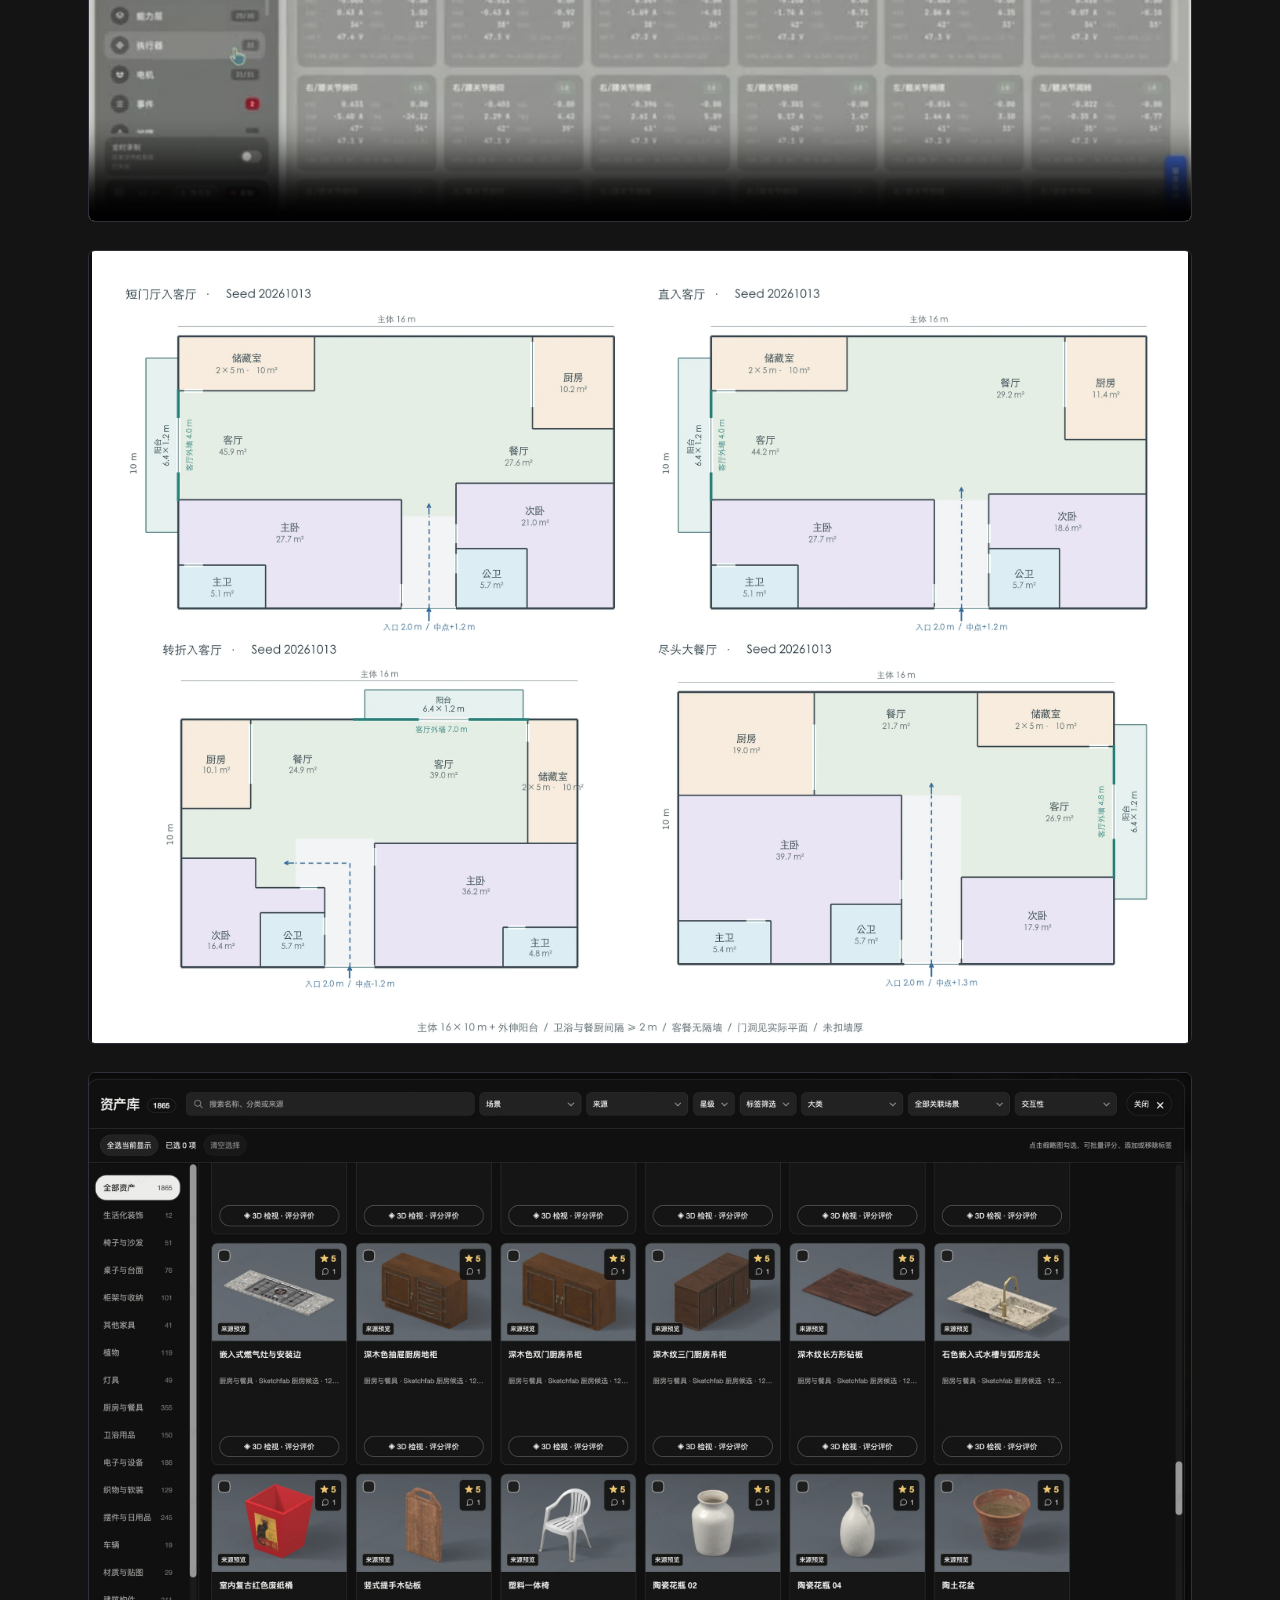
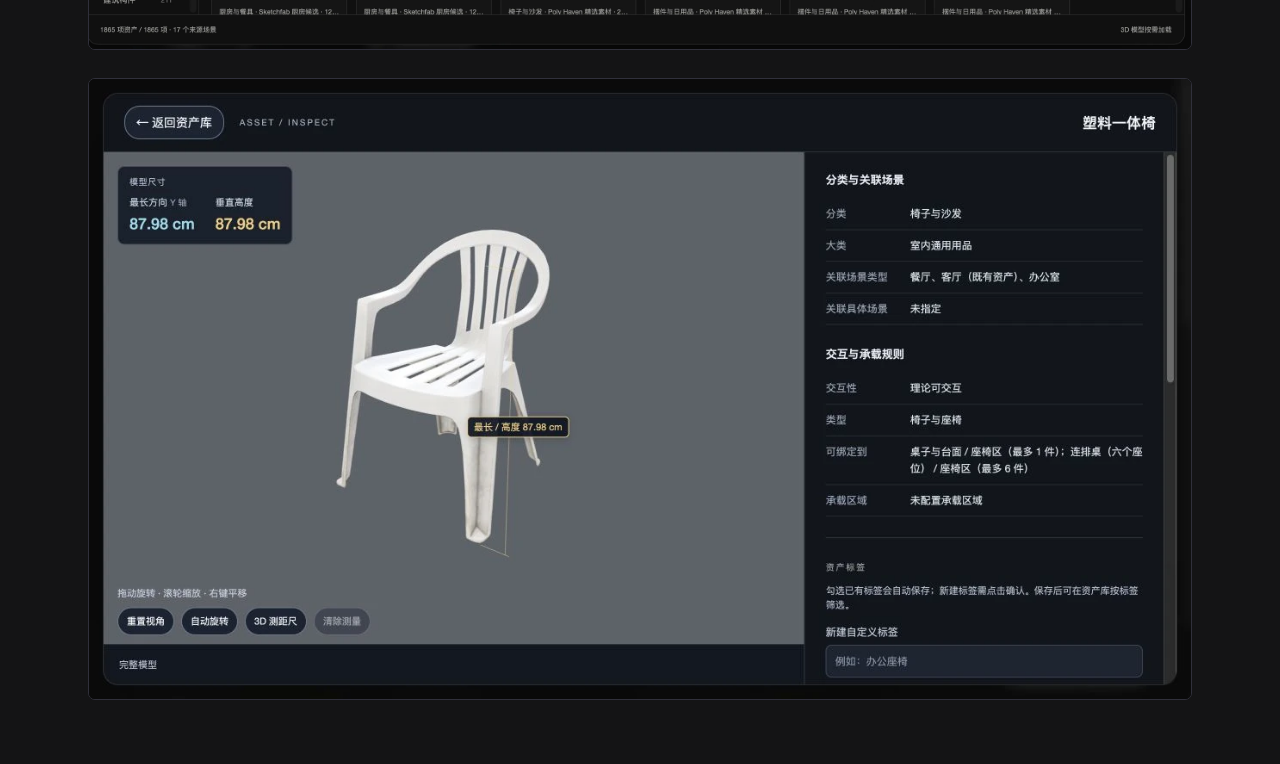
<file: details/simulation-demo.html>
<!doctype html>
<html lang="zh-CN"><head><meta charset="utf-8"><meta name="viewport" content="width=device-width,initial-scale=1"><meta name="color-scheme" content="dark"><title>机器人仿真展示</title><link rel="icon" href="../favicon.svg" type="image/svg+xml"><link rel="stylesheet" href="theme.css?v=20261102-gallery"></head><body><nav class="navigation" aria-label="页面导航"><a href="index.html" aria-label="返回作品总览"><svg viewBox="0 0 24 24" aria-hidden="true"><path d="m14 5-7 7 7 7M7 12h14"/></svg></a><a href="../index.html" aria-label="返回主页"><svg viewBox="0 0 24 24" aria-hidden="true"><path d="m3 10 9-7 9 7v10a1 1 0 0 1-1 1h-5v-7H9v7H4a1 1 0 0 1-1-1z"/></svg></a></nav><main class="gallery" aria-label="机器人仿真展示"><figure><video controls playsinline preload="metadata" poster="images/6a0e21f0aace23cac7.webp" aria-label="室内巡走与建图"><source src="media/gr3-whole-apartment-rgbd-g2p5-4x.mp4" type="video/mp4"></video></figure><figure><video controls playsinline preload="metadata" poster="images/7d6a1dc8abb1f8fe8a.webp" aria-label="RGB 与深度画面"><source src="media/depth-rgb-comparison.mp4" type="video/mp4"></video></figure><figure><video controls playsinline preload="metadata" poster="images/e18c423930972a8c3f.webp" aria-label="橙子抓取回放"><source src="media/orange-grasp-restored.mp4" type="video/mp4"></video></figure><figure><video controls playsinline preload="metadata" poster="images/62b018ecb67b917554.webp" aria-label="机器人行走与手臂动作"><source src="media/ue5-walk-arms-simtime.mp4" type="video/mp4"></video></figure><figure><video controls playsinline preload="metadata" poster="images/c415f8478ed1eb33dc.webp" aria-label="监控界面录屏"><source src="media/monitor-demo-h264.mp4" type="video/mp4"></video></figure><figure><a href="images/0f2ff657d6bf02a0dd.webp" target="_blank" rel="noopener" aria-label="查看原图：户型布局"><img src="images/0f2ff657d6bf02a0dd.webp" alt="户型布局" loading="lazy" decoding="async"></a></figure><figure><a href="images/13d328d1a644b23bd3.webp" target="_blank" rel="noopener" aria-label="查看原图：资产库界面"><img src="images/13d328d1a644b23bd3.webp" alt="资产库界面" loading="lazy" decoding="async"></a></figure><figure><a href="images/9e1ca731f8663fd631.webp" target="_blank" rel="noopener" aria-label="查看原图：三维资产预览"><img src="images/9e1ca731f8663fd631.webp" alt="三维资产预览" loading="lazy" decoding="async"></a></figure></main></body></html>
</file>
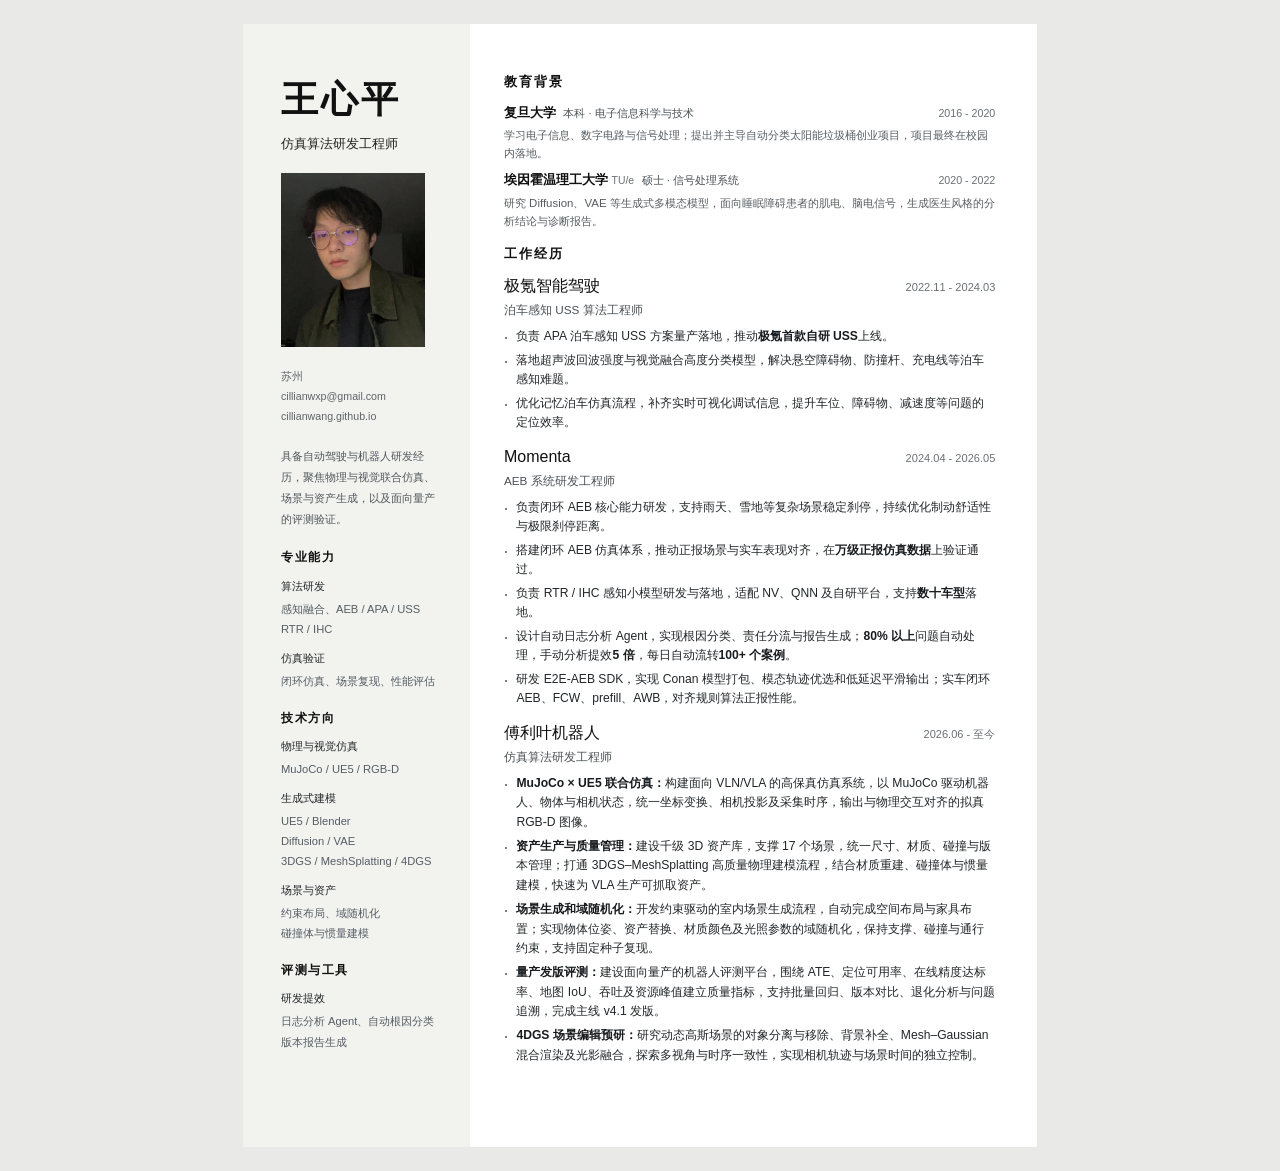
<file: documents/cillian-wang-resume-zh.html>
<!doctype html><html lang="zh-CN"><head><meta charset="utf-8"><meta name="viewport" content="width=device-width,initial-scale=1"><title>王心平 中文简历</title><style>
*{box-sizing:border-box}html,body{margin:0;padding:0}body{background:#e9e9e7;color:#222629;font-family:"PingFang SC","Hiragino Sans GB","Microsoft YaHei",sans-serif;-webkit-font-smoothing:antialiased}a{color:inherit;text-decoration:none}p,h1,h2,h3,ul{margin:0}h1,h2,h3{color:#111}strong{font-weight:600;color:#191c1f}.sheet{width:210mm;height:297mm;background:white;margin:24px auto;display:grid;grid-template-columns:60mm 1fr;position:relative;font-size:9.1pt;line-height:1.6}.sidebar{background:#f2f2ef;padding:14mm 7mm 12mm 10mm;height:297mm}.main-column{padding:15mm 11mm 13mm 9mm}.hero{margin-bottom:5mm}h1{font-size:28pt;line-height:1.2;letter-spacing:.08em;font-weight:600}.role{font-size:10pt;line-height:1.6;font-weight:500;margin-top:3mm;color:#222}.portrait{width:38mm;height:46mm;overflow:hidden;position:relative;margin:5mm 0}.portrait img{position:absolute;display:block;width:57.5mm;height:57.5mm;max-width:none;left:-5.5mm;top:-3mm}.contact{color:#60656a;font-size:8pt;line-height:1.9}.summary{font-size:8.6pt;line-height:1.8;color:#51575c}.section{margin-top:6mm}.section-label{font-size:9.2pt;line-height:1.4;font-weight:600;letter-spacing:.13em;margin-bottom:3mm}.skill-row{font-size:8.4pt;line-height:1.8;margin-bottom:2mm}.skill-row b{display:block;font-size:8.1pt;font-weight:500}.skill-row>span{display:block;color:#555e65}.nowrap{white-space:nowrap}.school-en{font-family:"Avenir Next",Arial,sans-serif;font-size:7.8pt;font-weight:400;color:#6b7074}.education .entry+.entry{margin-top:4mm}.education .entry-title{font-size:9.4pt;font-weight:600;line-height:1.6}.education .entry-date{display:block;font-size:8pt;color:#6b7074;margin-top:1mm;font-family:"Avenir Next",Arial,sans-serif}.education .job-title{font-size:8pt;line-height:1.6;margin-top:1mm;font-weight:500}.edu-text{font-size:8.3pt;line-height:1.8;color:#575d62;margin-top:1.5mm}.main-column .section{margin:0}.main-column .section-label{font-size:10pt;margin-bottom:5mm;letter-spacing:.16em}.main-column .entry+.entry{margin-top:5mm}.entry-top{display:flex;justify-content:space-between;gap:2mm;align-items:baseline}.main-column .entry-title{font-size:12pt;font-weight:500;line-height:1.4}.main-column .entry-date{font-family:"Avenir Next",Arial,sans-serif;font-size:8.3pt;color:#6b7074;white-space:nowrap}.main-column .job-title{font-size:8.8pt;font-weight:500;margin-top:1mm;line-height:1.5;color:#4b5156}.points{list-style:disc;padding-left:3.3mm;margin-top:2.2mm}.points li{font-size:9.1pt;line-height:1.65;padding-left:0;margin-bottom:1.5mm}.points li:last-child{margin-bottom:0}.points li::marker{font-size:.6em;color:#555}.main-column .work strong{white-space:nowrap}.project .points{margin-top:2.6mm}.project .points li{margin-bottom:1.8mm}.project strong{font-weight:600}@page{size:A4;margin:0}@media print{html,body{background:#fff}.sheet{margin:0;break-after:page}.sheet:last-child{break-after:auto}}

.main-column{padding-top:13mm}.role{font-size:10pt}.sidebar .section{margin-top:5mm}.sidebar .section-label{margin-bottom:2.5mm}.sidebar .skill-row{margin-bottom:2.2mm;font-size:8.4pt;line-height:1.8}.sidebar .skill-row b{font-size:8.5pt;margin-bottom:.7mm}.sidebar .skill-row:last-child{margin-bottom:0}.summary{line-height:1.85}.main-column .section-label{font-size:9.8pt;margin-bottom:3mm}.main-column .education{margin-bottom:4mm}.main-column .education .entry+.entry{margin-top:2mm}.main-column .education .entry-title{font-size:9.7pt;font-weight:600;line-height:1.5;white-space:nowrap}.education .edu-meta{display:flex;align-items:baseline;gap:2mm}.degree{font-size:8.2pt;font-weight:500;white-space:nowrap;color:#4b5156}.main-column .education .entry-date{display:inline;font-size:8pt;margin-top:0}.education .edu-text{font-size:8.6pt;line-height:1.6;margin-top:1mm}.main-column .experience .entry+.entry{margin-top:3.5mm}.main-column .points li{line-height:1.6;margin-bottom:1.1mm}.main-column .points li:last-child{margin-bottom:0}.main-column .legacy strong{white-space:nowrap}.main-column .robot .points{margin-top:2.2mm}.main-column .robot .points li{margin-bottom:1.3mm}.main-column .robot .points li:last-child{margin-bottom:0}
</style></head><body><main class="sheet"><aside class="sidebar"><header class="hero"><h1>王心平</h1><p class="role">仿真算法研发工程师</p><div class="portrait"><img src="[data-uri]" alt="王心平头像"></div><div class="contact">苏州<br><a href="mailto:cillianwxp@gmail.com">cillianwxp@gmail.com</a><br><a href="https://cillianwang.github.io" title="个人主页">cillianwang.github.io</a></div></header><p class="summary">具备自动驾驶与机器人研发经历，聚焦物理与视觉联合仿真、场景与资产生成，以及面向量产的评测验证。</p><section class="section skills"><h2 class="section-label">专业能力</h2><div class="section-body"><p class="skill-row"><b>算法研发</b><span>感知融合、AEB / APA / USS<br>RTR / IHC</span></p><p class="skill-row"><b>仿真验证</b><span>闭环仿真、场景复现、性能评估</span></p></div></section><section class="section skills"><h2 class="section-label">技术方向</h2><div class="section-body"><p class="skill-row"><b>物理与视觉仿真</b><span>MuJoCo / UE5 / RGB-D</span></p><p class="skill-row"><b>生成式建模</b><span>UE5 / Blender<br>Diffusion / VAE<br>3DGS / MeshSplatting / 4DGS</span></p><p class="skill-row"><b>场景与资产</b><span>约束布局、域随机化<br>碰撞体与惯量建模</span></p></div></section><section class="section skills"><h2 class="section-label">评测与工具</h2><div class="section-body"><p class="skill-row"><b>研发提效</b><span>日志分析 Agent、自动根因分类<br>版本报告生成</span></p></div></section></aside><div class="main-column"><section class="section education"><h2 class="section-label">教育背景</h2><div class="section-body"><article class="entry"><div class="entry-top"><div class="edu-meta"><h3 class="entry-title">复旦大学</h3><span class="degree">本科 · 电子信息科学与技术</span></div><time class="entry-date">2016 - 2020</time></div><p class="edu-text">学习电子信息、数字电路与信号处理；提出并主导自动分类太阳能垃圾桶创业项目，项目最终在校园内落地。</p></article><article class="entry"><div class="entry-top"><div class="edu-meta"><h3 class="entry-title">埃因霍温理工大学 <span class="school-en">TU/e</span></h3><span class="degree">硕士 · 信号处理系统</span></div><time class="entry-date">2020 - 2022</time></div><p class="edu-text">研究 Diffusion、VAE 等生成式多模态模型，面向睡眠障碍患者的肌电、脑电信号，生成医生风格的分析结论与诊断报告。</p></article></div></section><section class="section experience"><h2 class="section-label">工作经历</h2><div class="section-body"><article class="entry legacy"><div class="entry-top"><h3 class="entry-title">极氪智能驾驶</h3><time class="entry-date">2022.11 - 2024.03</time></div><div class="job-title">泊车感知 USS 算法工程师</div><ul class="points"><li>负责 APA 泊车感知 USS 方案量产落地，推动<strong>极氪首款自研 USS</strong>上线。</li><li>落地超声波回波强度与视觉融合高度分类模型，解决悬空障碍物、防撞杆、充电线等泊车感知难题。</li><li>优化记忆泊车仿真流程，补齐实时可视化调试信息，提升车位、障碍物、减速度等问题的定位效率。</li></ul></article><article class="entry legacy"><div class="entry-top"><h3 class="entry-title">Momenta</h3><time class="entry-date">2024.04 - 2026.05</time></div><div class="job-title">AEB 系统研发工程师</div><ul class="points"><li>负责闭环 AEB 核心能力研发，支持雨天、雪地等复杂场景稳定刹停，持续优化制动舒适性与极限刹停距离。</li><li>搭建闭环 AEB 仿真体系，推动正报场景与实车表现对齐，在<strong>万级正报仿真数据</strong>上验证通过。</li><li>负责 RTR / IHC 感知小模型研发与落地，适配 NV、QNN 及自研平台，支持<strong>数十车型</strong>落地。</li><li>设计自动日志分析 Agent，实现根因分类、责任分流与报告生成；<strong>80% 以上</strong>问题自动处理，手动分析提效<strong>5 倍</strong>，每日自动流转<strong>100+ 个案例</strong>。</li><li>研发 E2E-AEB SDK，实现 Conan 模型打包、模态轨迹优选和低延迟平滑输出；实车闭环 AEB、FCW、prefill、AWB，对齐规则算法正报性能。</li></ul></article><article class="entry robot"><div class="entry-top"><h3 class="entry-title">傅利叶机器人</h3><time class="entry-date">2026.06 - 至今</time></div><div class="job-title">仿真算法研发工程师</div><ul class="points"><li><strong>MuJoCo × UE5 联合仿真：</strong>构建面向 VLN/VLA 的高保真仿真系统，以 MuJoCo 驱动机器人、物体与相机状态，统一坐标变换、相机投影及采集时序，输出与物理交互对齐的拟真 RGB-D 图像。</li><li><strong>资产生产与质量管理：</strong>建设千级 3D 资产库，支撑 17 个场景，统一尺寸、材质、碰撞与版本管理；打通 3DGS–MeshSplatting 高质量物理建模流程，结合材质重建、碰撞体与惯量建模，快速为 VLA 生产可抓取资产。</li><li><strong>场景生成和域随机化：</strong>开发约束驱动的室内场景生成流程，自动完成空间布局与家具布置；实现物体位姿、资产替换、材质颜色及光照参数的域随机化，保持支撑、碰撞与通行约束，支持固定种子复现。</li><li><strong>量产发版评测：</strong>建设面向量产的机器人评测平台，围绕 ATE、定位可用率、在线精度达标率、地图 IoU、吞吐及资源峰值建立质量指标，支持批量回归、版本对比、退化分析与问题追溯，完成主线 v4.1 发版。</li><li><strong>4DGS 场景编辑预研：</strong>研究动态高斯场景的对象分离与移除、背景补全、Mesh–Gaussian 混合渲染及光影融合，探索多视角与时序一致性，实现相机轨迹与场景时间的独立控制。</li></ul></article></div></section></div></main></body></html>
</file>
<file: details/theme.css>
@font-face{font-family:"CW Mono";src:url('../fonts/cw-mono.woff2')}@font-face{font-family:"CW CJK";src:url('../fonts/cw-cjk.woff2')}
:root{color-scheme:dark;background:#141415;color:#cdcdcd;font-family:"CW Mono","CW CJK",monospace}*{box-sizing:border-box}body{margin:0;min-height:100vh}a{color:inherit}.navigation{max-width:1160px;margin:0 auto;padding:28px 28px 20px;display:flex;gap:10px}.navigation a{width:42px;height:42px;display:grid;place-items:center;border:1px solid #30303b;border-radius:6px;color:#92929e;background:#141415}.navigation a:hover{color:#cdcdcd;border-color:#6e94b2}.navigation svg{width:20px;height:20px;fill:none;stroke:currentColor;stroke-width:1.5;stroke-linecap:round;stroke-linejoin:round}a:focus-visible,video:focus-visible{outline:2px solid #6e94b2;outline-offset:5px}.gallery,.overview{max-width:1160px;margin:0 auto;padding:0 28px 64px}.gallery{display:grid;gap:28px}.gallery figure{margin:0;overflow:hidden;border:1px solid #30303b;border-radius:7px;background:#0d0d0f}.gallery figure a{display:block}.gallery img,.gallery video{display:block;width:100%;height:auto;max-height:88vh;object-fit:contain;background:#0d0d0f}.overview{display:grid;grid-template-columns:repeat(2,minmax(0,1fr));gap:22px}.tile{display:block;overflow:hidden;aspect-ratio:16/10;border:1px solid #30303b;border-radius:7px;background:#0d0d0f;transition:border-color .15s}.tile:hover{border-color:#6e94b2}.tile img,.tile video{width:100%;height:100%;display:block;object-fit:contain;background:#0d0d0f;pointer-events:none}.tile:first-child{grid-column:1/-1;aspect-ratio:2/1}@media(max-width:640px){.navigation{padding:20px 16px 16px}.gallery,.overview{padding:0 16px 36px}.overview{grid-template-columns:1fr;gap:16px}.tile:first-child{grid-column:auto;aspect-ratio:16/10}.gallery{gap:18px}.gallery img,.gallery video{max-height:80vh}}@media(prefers-reduced-motion:reduce){*{transition:none!important}}
</file>
